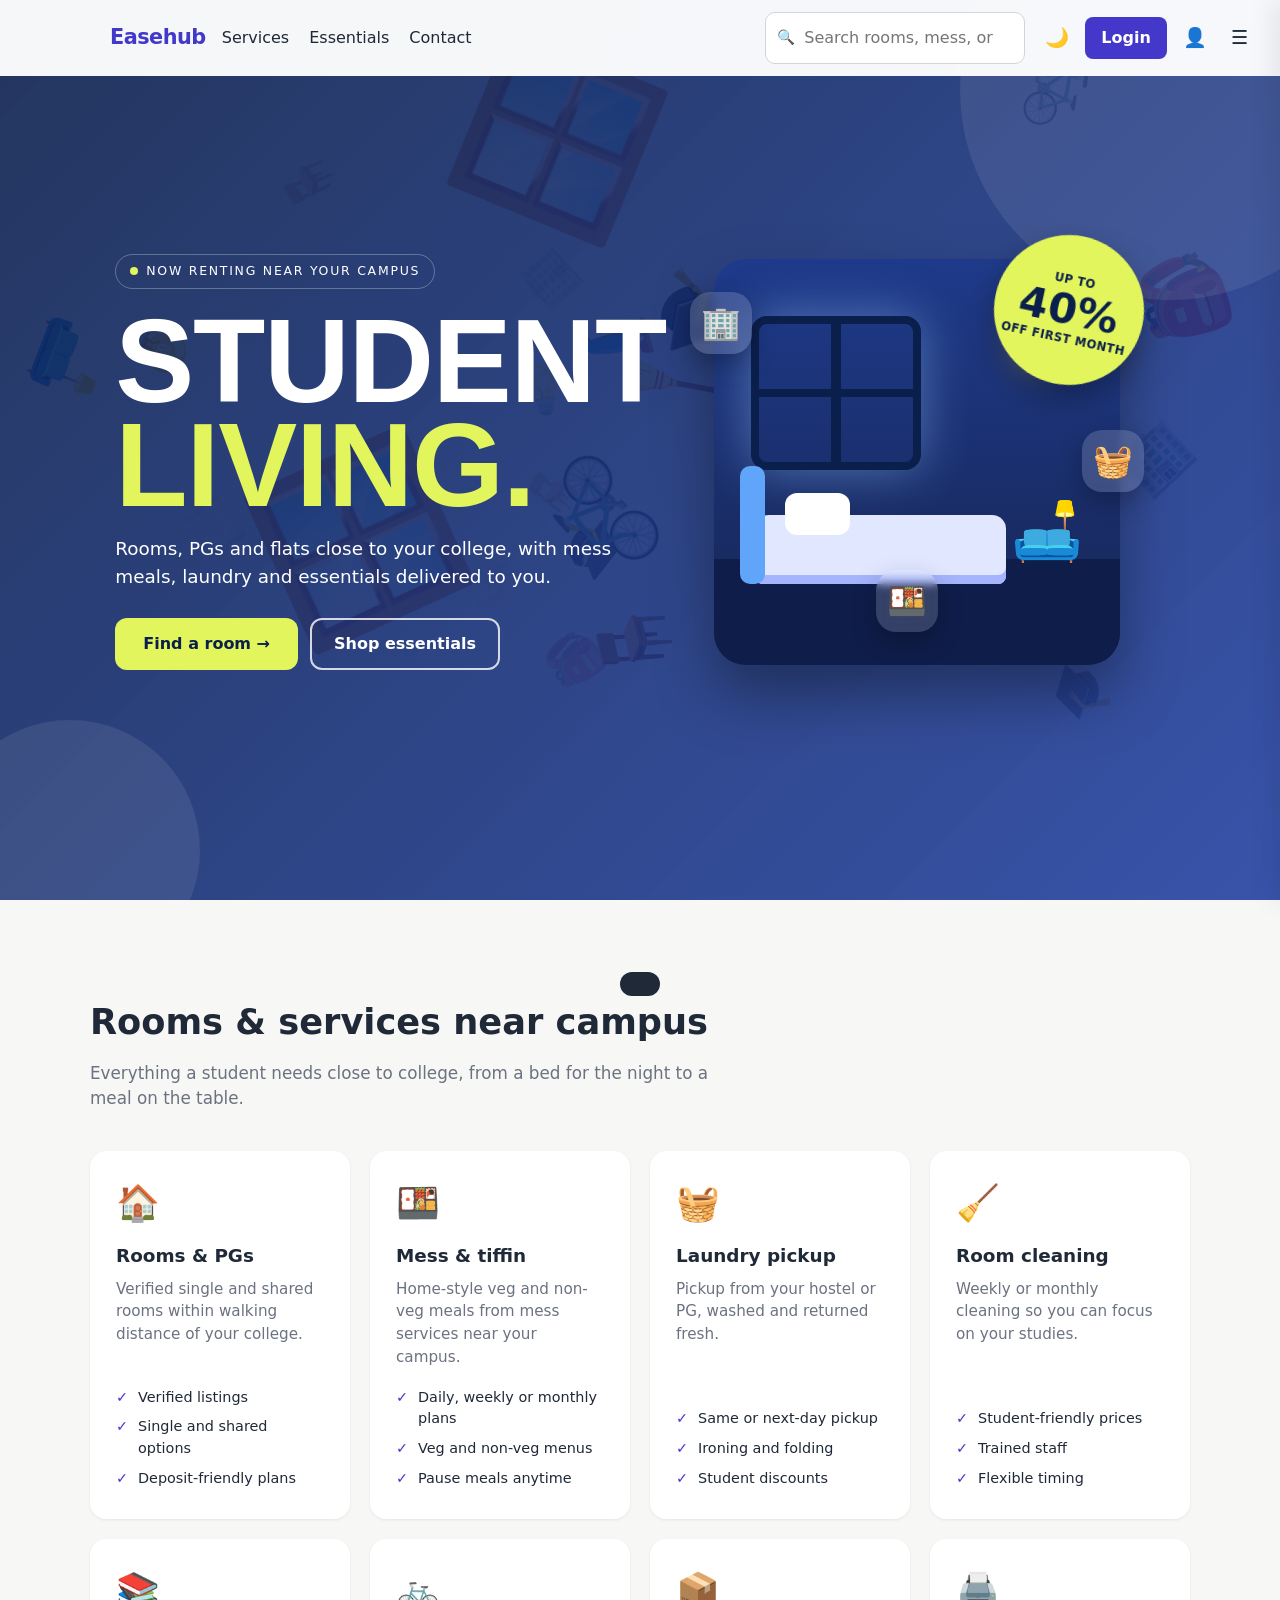
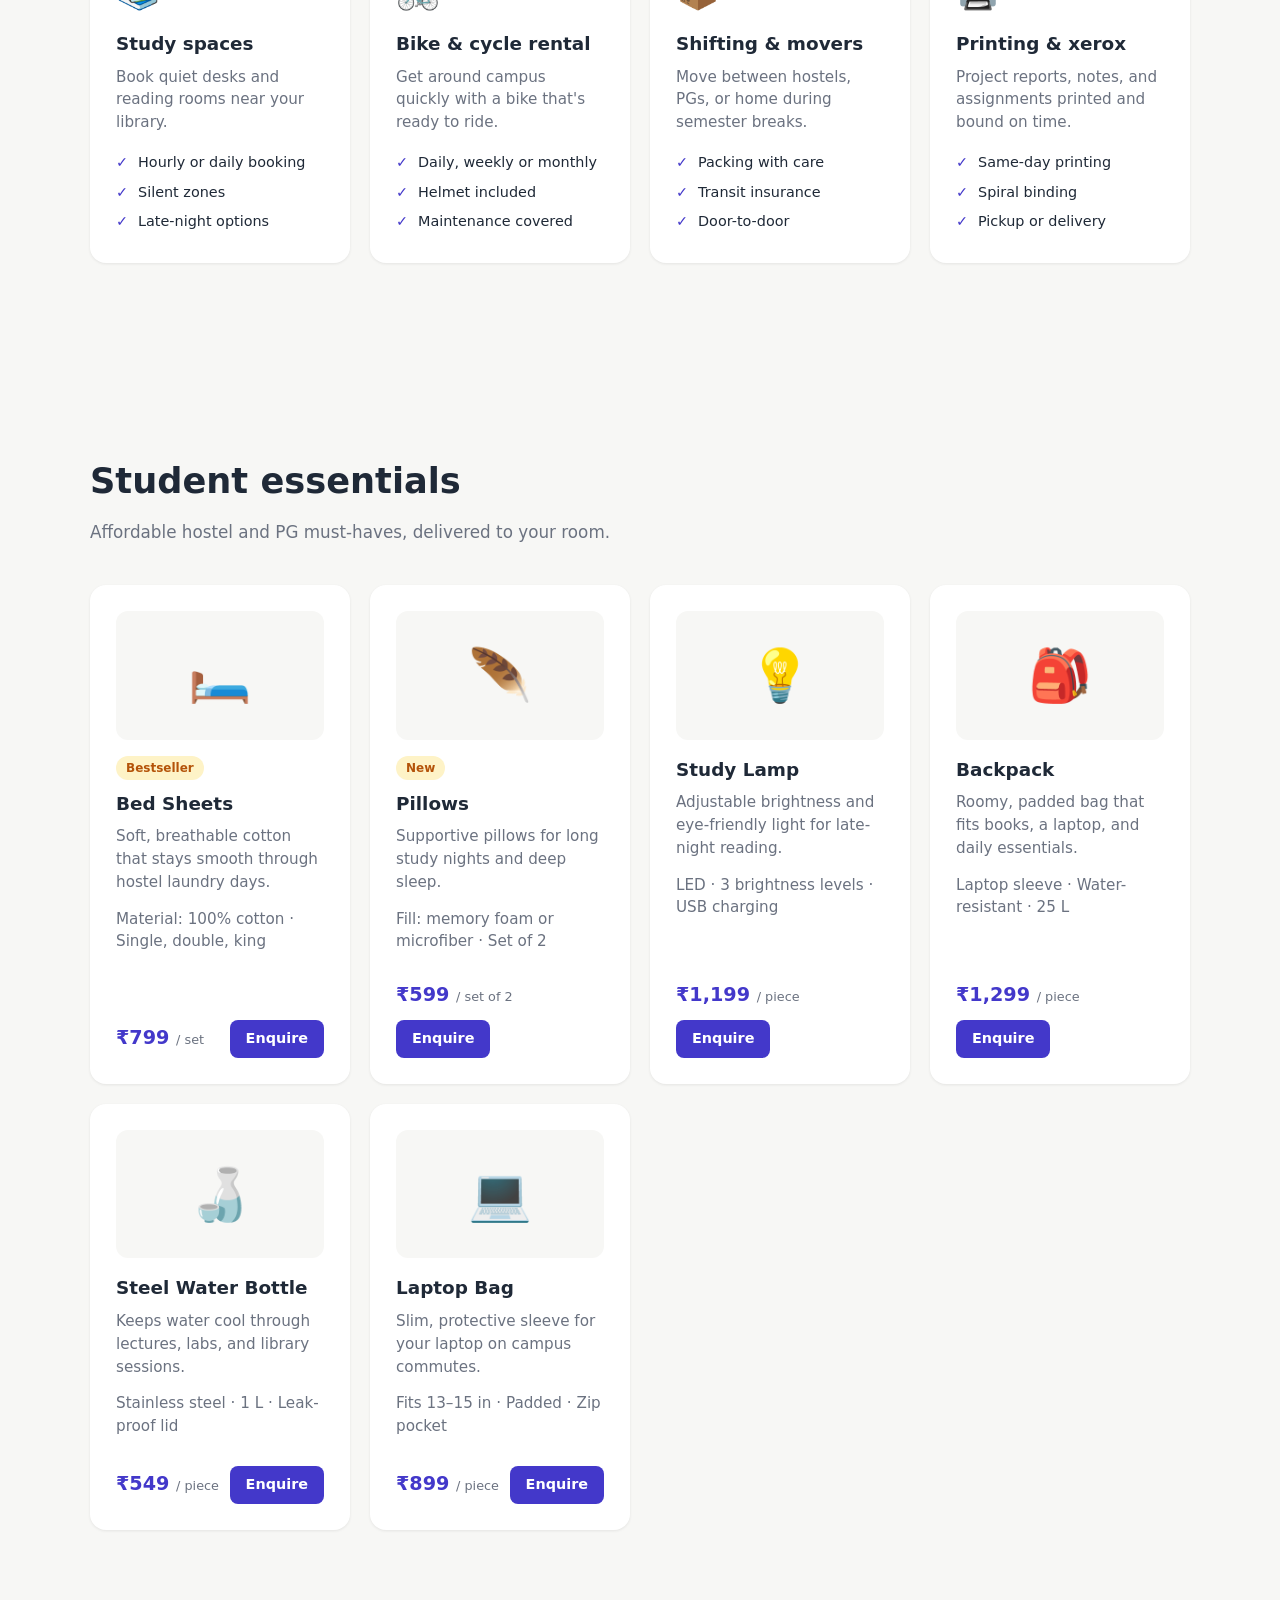
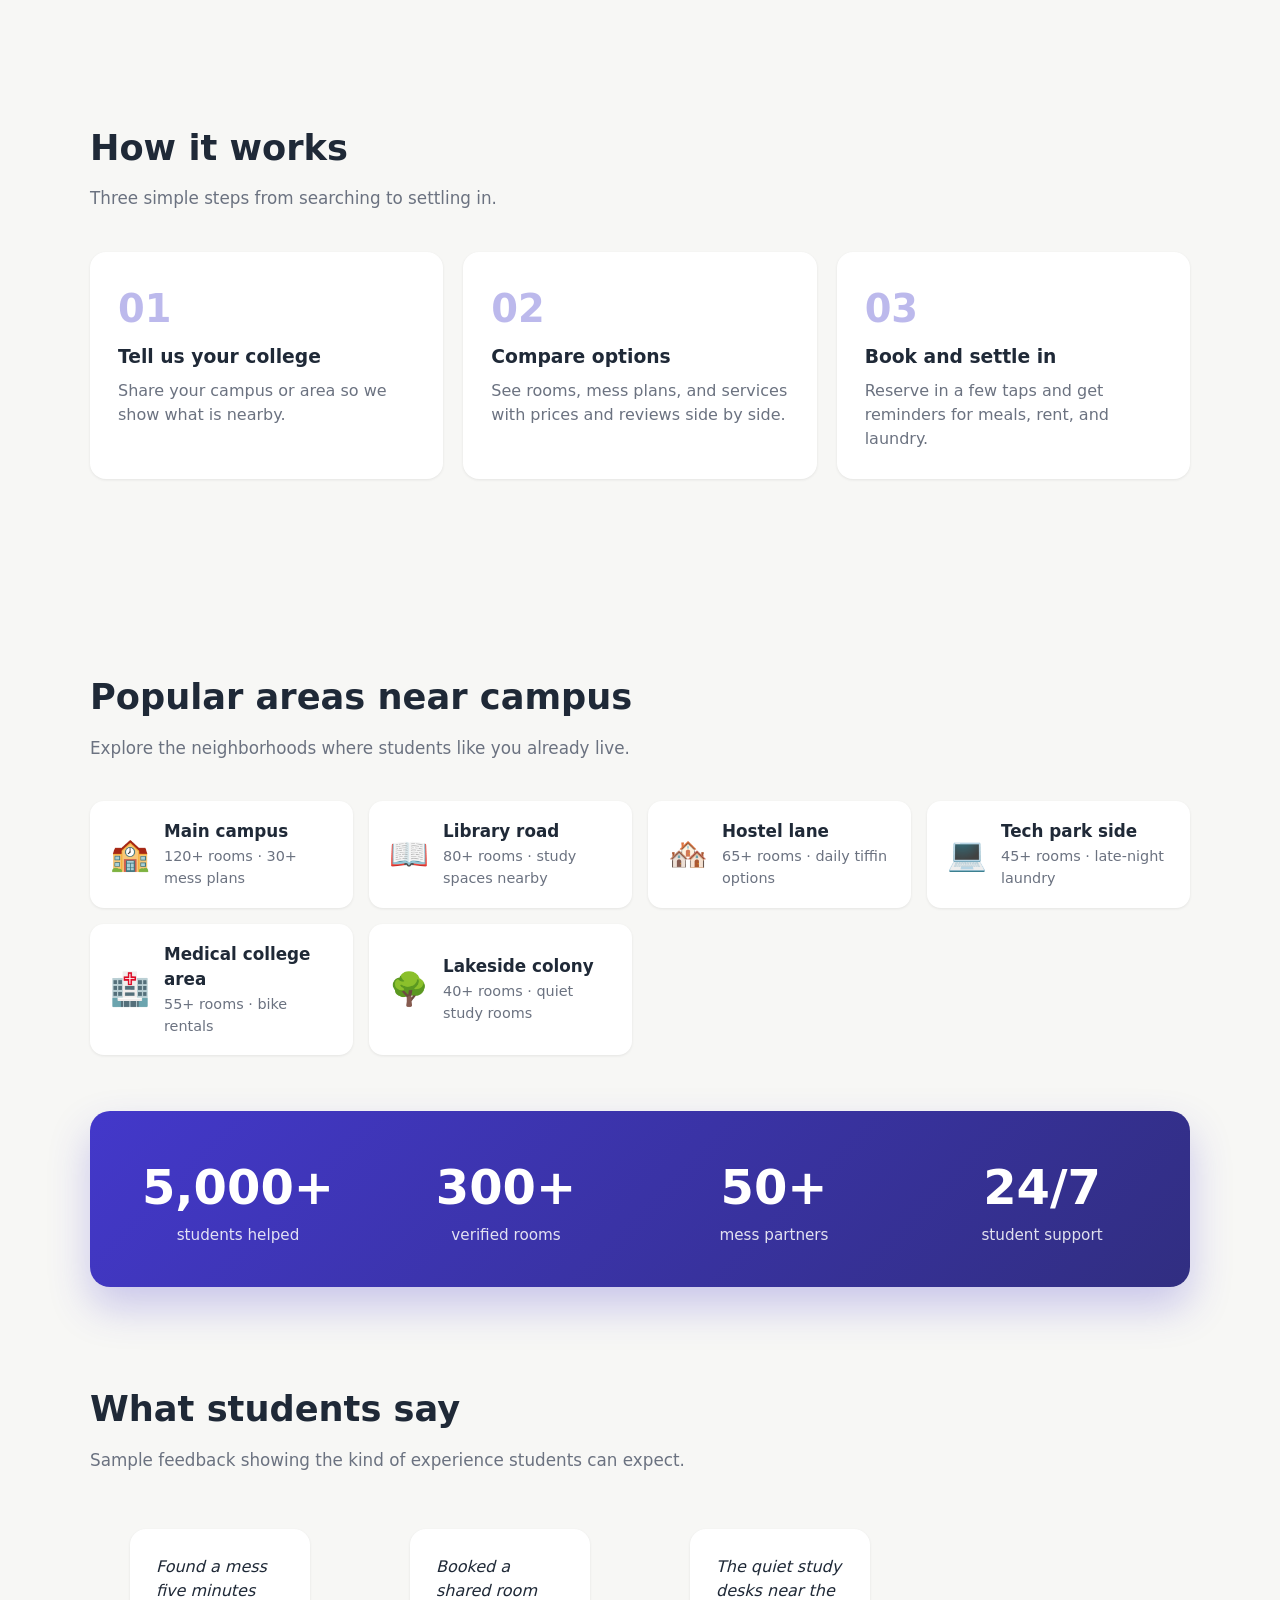
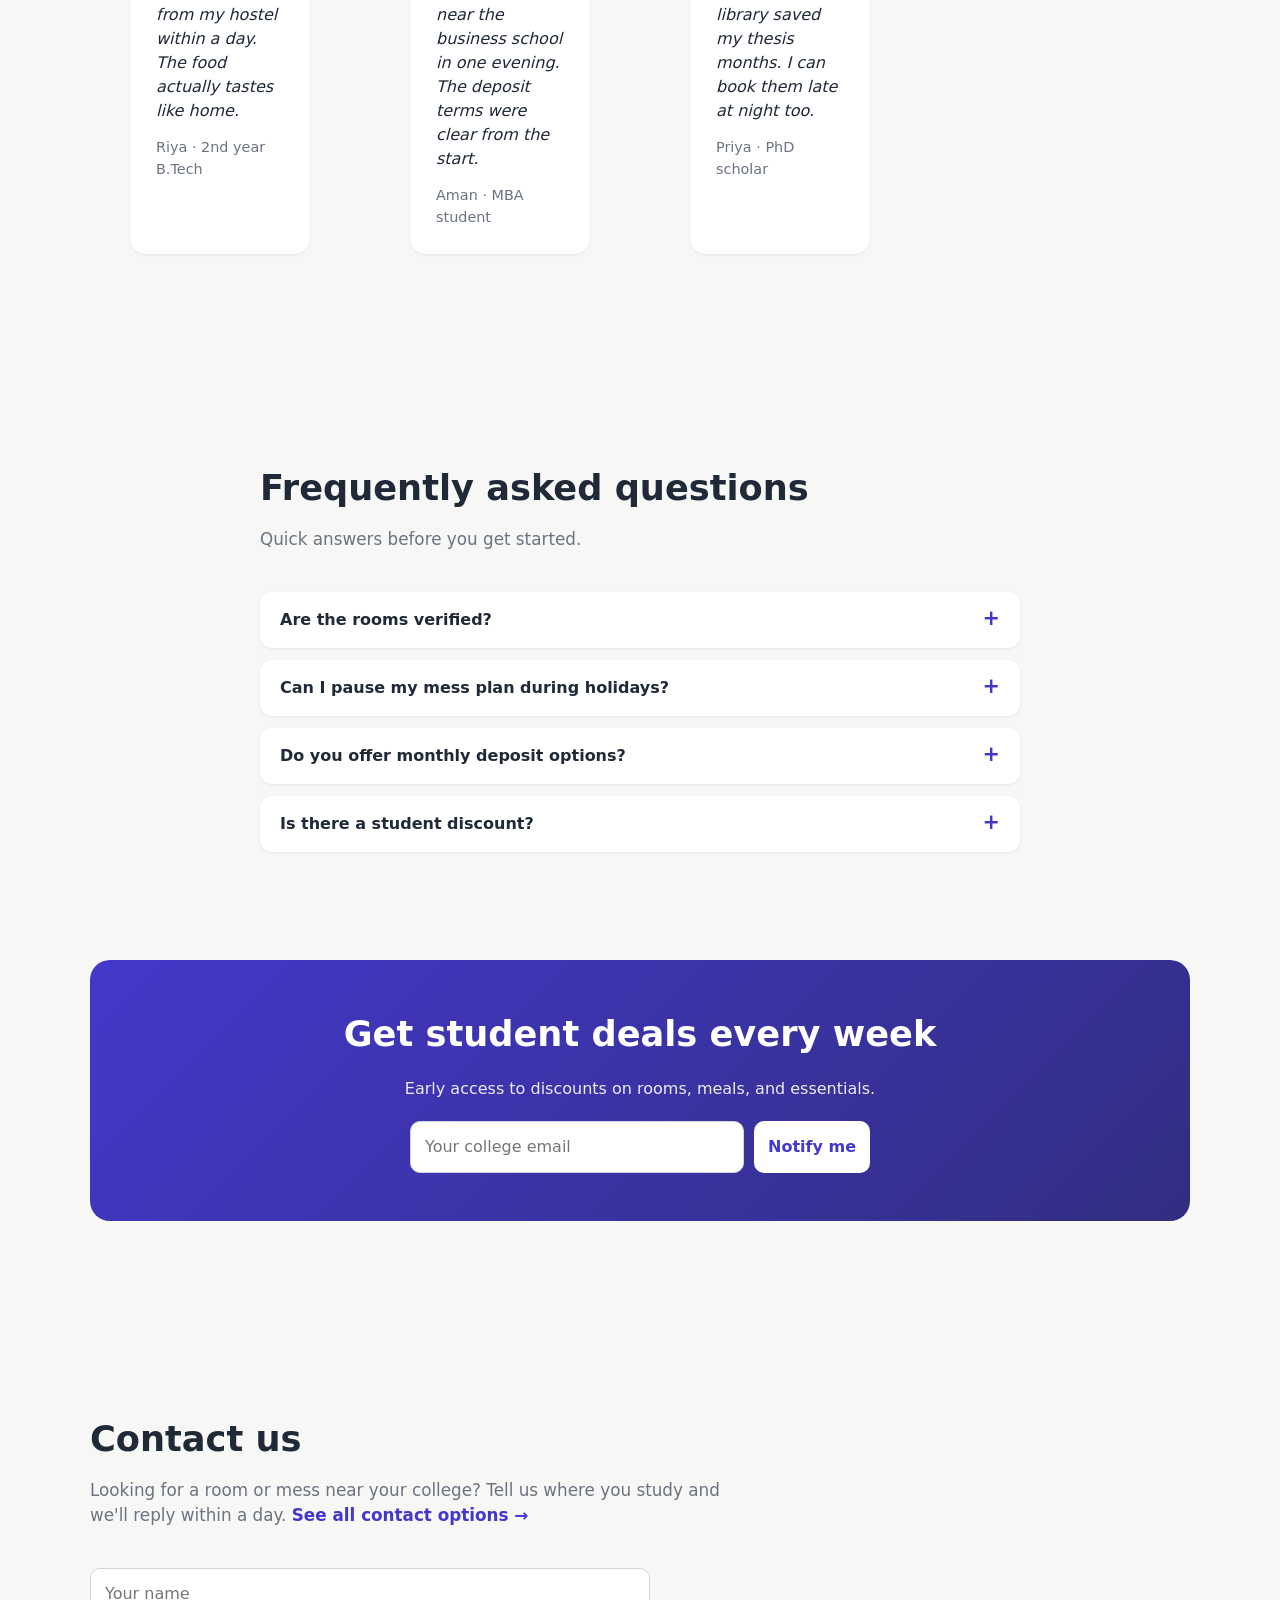
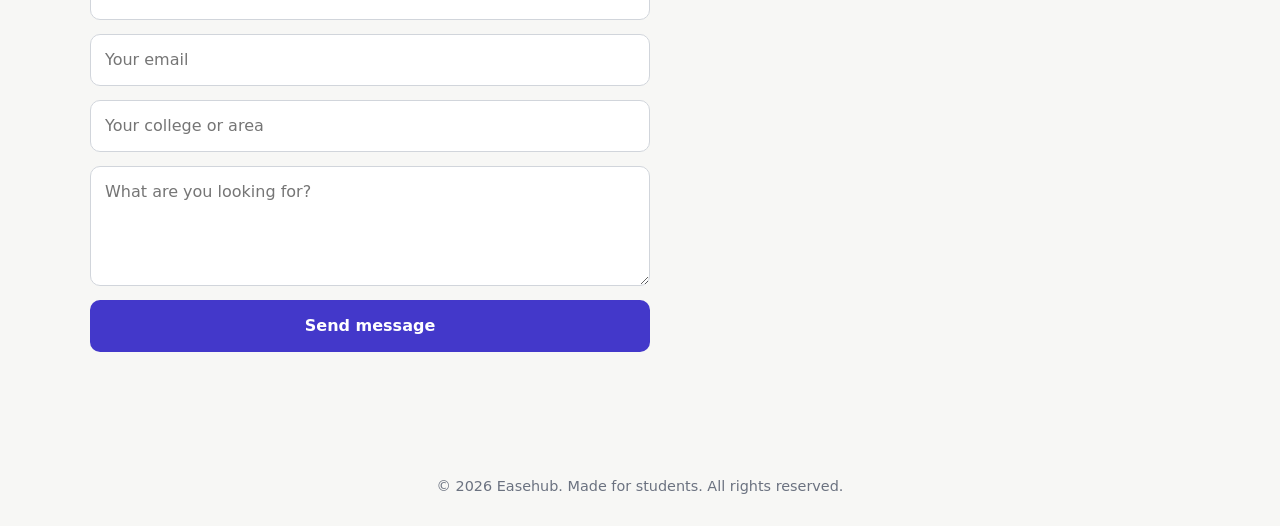
<file: easehub-site/index.html>
<!DOCTYPE html>
<html lang="en">
<head>
<meta charset="UTF-8">
<meta name="viewport" content="width=device-width, initial-scale=1, viewport-fit=cover">
<title>Easehub for Students</title>
<style>
  :root { --brand:#4338ca; --brand-dark:#312e81; --accent:#fef3c7; --bg:#f7f7f5; --section:#fff; --card:#fff; --nav:rgba(255,255,255,.96); --text:#1f2937; --muted:#6b7280; --border:#d1d5db; --input:#fff; --shadow:rgba(0,0,0,.08); }
  [data-theme="dark"] { --bg:#0f172a; --section:#111827; --card:#1e293b; --nav:rgba(17,24,39,.95); --text:#e5e7eb; --muted:#94a3b8; --border:#334155; --input:#0f172a; --shadow:rgba(0,0,0,.4); --accent:#422006; }
  [hidden] { display:none !important; }
  * { box-sizing:border-box; }
  html { scroll-behavior:smooth; scroll-padding-top:80px; -webkit-text-size-adjust:100%; }
  body { margin:0; font-family:system-ui,-apple-system,"Segoe UI",Roboto,sans-serif; background:var(--bg); color:var(--text); overflow-x:hidden; line-height:1.5; transition:background .3s, color .3s; }
  a { color:inherit; text-decoration:none; }
  button { font:inherit; cursor:pointer; }

  /* ---------- Navigation ---------- */
  nav { position:fixed; top:0; left:0; right:0; background:var(--nav); backdrop-filter:blur(8px); z-index:20; transition:box-shadow .3s; padding-top:env(safe-area-inset-top,0px); }
  nav.scrolled { box-shadow:0 2px 12px var(--shadow); }
  nav .bar { width:100%; padding:12px 24px 12px max(20px, calc((100% - 1100px) / 2 + 20px)); display:flex; align-items:center; gap:16px; }
  .logo { font-weight:800; font-size:1.3rem; color:var(--brand); letter-spacing:-.5px; }
  .desk-links { display:flex; gap:20px; list-style:none; margin:0; padding:0; }
  .desk-links a { position:relative; padding:4px 0; }
  .desk-links a::after { content:""; position:absolute; left:0; bottom:-2px; width:0; height:2px; background:var(--brand); transition:width .3s; }
  .desk-links a:hover::after, .desk-links a.active::after { width:100%; }
  .desk-links a.active { color:var(--brand); font-weight:600; }
  .right { margin-left:auto; display:flex; align-items:center; gap:12px; }
  .search { position:relative; width:260px; }
  .search input { padding-left:38px; }
  .search::before { content:"🔍"; position:absolute; left:12px; top:50%; transform:translateY(-50%); font-size:.9rem; pointer-events:none; }
  .actions { display:flex; align-items:center; gap:8px; }
  .icon-btn { background:none; border:none; font-size:1.2rem; color:var(--text); padding:6px 8px; border-radius:8px; }
  .icon-btn:hover { background:var(--border); }
  .login-btn { background:var(--brand); color:#fff; border:none; padding:9px 16px; border-radius:8px; font-weight:600; white-space:nowrap; }
  .login-btn:hover { background:var(--brand-dark); }

  /* ---------- Drawer, overlay, modal ---------- */
  .overlay { position:fixed; inset:0; background:rgba(0,0,0,.45); opacity:0; pointer-events:none; transition:opacity .3s; z-index:30; }
  .overlay.open { opacity:1; pointer-events:auto; }
  .drawer { position:fixed; top:0; right:0; bottom:0; width:min(300px,85vw); background:var(--card); z-index:31; transform:translateX(100%); transition:transform .35s ease; box-shadow:-8px 0 24px var(--shadow); display:flex; flex-direction:column; }
  .drawer.open { transform:none; }
  .drawer-head { display:flex; justify-content:space-between; align-items:center; padding:18px 20px; border-bottom:1px solid var(--border); font-size:1.1rem; }
  .drawer-list { list-style:none; margin:0; padding:8px 0; overflow-y:auto; }
  .drawer-list a, .drawer-list button { display:block; width:100%; text-align:left; padding:14px 20px; background:none; border:none; color:var(--text); font-size:1rem; }
  .drawer-list a:hover, .drawer-list button:hover { background:var(--bg); }
  .drawer-list hr { border:none; border-top:1px solid var(--border); margin:8px 0; }
  .modal-wrap { position:fixed; inset:0; background:rgba(0,0,0,.5); display:flex; align-items:center; justify-content:center; padding:20px; z-index:40; animation:fade .25s ease; }
  .modal { background:var(--card); color:var(--text); width:100%; max-width:380px; border-radius:16px; padding:28px; position:relative; animation:pop .3s ease; }
  .modal .close { position:absolute; top:10px; right:10px; }
  .tabs { display:flex; gap:6px; background:var(--bg); padding:4px; border-radius:10px; margin-bottom:18px; }
  .tab { flex:1; background:none; border:none; padding:9px; border-radius:8px; color:var(--muted); font-weight:600; }
  .tab.active { background:var(--card); color:var(--brand); box-shadow:0 1px 3px var(--shadow); }
  .modal h3 { margin:0 0 16px; font-size:1.3rem; }
  .modal .small { font-size:.8rem; color:var(--muted); margin:14px 0 0; text-align:center; }
  input, textarea { font:inherit; padding:13px 14px; border:1px solid var(--border); border-radius:10px; width:100%; background:var(--input); color:var(--text); }
  input:focus, textarea:focus { outline:2px solid var(--brand); border-color:transparent; }
  textarea { min-height:120px; resize:vertical; }
  .submit { background:var(--brand); color:#fff; border:none; padding:14px; border-radius:10px; font-weight:700; transition:background .2s, transform .2s; }
  .submit:hover { background:var(--brand-dark); transform:translateY(-2px); }
  form.contact { display:grid; gap:14px; max-width:560px; }

  /* ---------- Sections ---------- */
  section { padding:96px 20px; transition:background-color .8s ease; }
  .wrap { max-width:1100px; margin:0 auto; }
  h2 { font-size:clamp(1.6rem,4vw,2.2rem); margin:0 0 12px; transition:transform .4s ease, color .3s; }
  h2.in:hover { transform:translateX(8px) scale(1.02); color:var(--brand); }
  .lead { color:var(--muted); max-width:640px; margin:0 0 40px; font-size:clamp(.95rem,2vw,1.05rem); }
  .no-results { text-align:center; color:var(--muted); padding:30px 0; }
  .products { background:transparent; }
  #services.tinted { background-color:rgba(243,240,255,.85); }
  #products.tinted { background-color:rgba(254,249,236,.85); }
  #contact.tinted { background-color:rgba(238,242,255,.85); }
  [data-theme="dark"] #services.tinted { background-color:rgba(30,27,75,.85); }
  [data-theme="dark"] #products.tinted { background-color:rgba(42,31,10,.85); }
  [data-theme="dark"] #contact.tinted { background-color:rgba(30,27,58,.85); }
  footer { text-align:center; padding:28px 20px; color:var(--muted); font-size:.9rem; background:transparent; }

  /* ---------- Hero ---------- */
  .home { background:linear-gradient(135deg,rgba(67,56,202,.8),rgba(49,46,129,.8)); background-size:200% 200%; animation:gradientShift 12s ease infinite; color:#fff; min-height:100vh; min-height:100svh; display:flex; align-items:center; padding-top:120px; position:relative; overflow:hidden; }
  .home::before, .home::after { content:""; position:absolute; border-radius:50%; background:rgba(255,255,255,.08); animation:drift 12s ease-in-out infinite alternate; }
  .home::before { width:420px; height:420px; top:-120px; right:-100px; }
  .home::after { width:260px; height:260px; bottom:-80px; left:-60px; animation-delay:-4s; }
  .home .wrap { position:relative; z-index:1; display:grid; grid-template-columns:1.2fr 1fr; gap:40px; align-items:center; }
  .home h1 { font-size:clamp(2rem,6vw,3.4rem); line-height:1.15; margin:0 0 16px; animation:fadeUp .9s ease both; }
  .home p { font-size:clamp(1rem,2.2vw,1.15rem); opacity:.92; max-width:560px; animation:fadeUp .9s .15s ease both; }
  .rotator { display:inline-block; height:1.15em; overflow:hidden; vertical-align:bottom; }
  .rot-list { display:block; animation:rot 9s ease-in-out infinite; }
  .rot-list span { display:block; line-height:1.15; color:#fde68a; }
  @keyframes rot { 0%,28% { transform:translateY(0); } 33%,61% { transform:translateY(-1.15em); } 66%,94% { transform:translateY(-2.3em); } 100% { transform:translateY(0); } }
  .orbit { --r:min(125px,32vw); position:relative; width:min(320px,78vw); aspect-ratio:1; margin:0 auto; }
  .orbit .core { position:absolute; left:50%; top:50%; transform:translate(-50%,-50%); font-size:clamp(4rem,10vw,6rem); animation:float 4s ease-in-out infinite; }
  .orbit span { position:absolute; left:50%; top:50%; width:52px; height:52px; margin:-26px; border-radius:50%; display:grid; place-items:center; font-size:1.6rem; background:rgba(255,255,255,.18); box-shadow:0 6px 18px rgba(0,0,0,.15); animation:orbit 16s linear infinite; animation-delay:calc(var(--i) * -2.67s); }
  @keyframes orbit { from { transform:rotate(0deg) translateX(var(--r)) rotate(0deg); } to { transform:rotate(360deg) translateX(var(--r)) rotate(-360deg); } }
  @keyframes float { 0%,100% { transform:translate(-50%,0); } 50% { transform:translate(-50%,-18px); } }
  @keyframes drift { from { transform:translate(0,0); } to { transform:translate(30px,40px); } }
  @keyframes gradientShift { 0%,100% { background-position:0% 50%; } 50% { background-position:100% 50%; } }
  @keyframes fadeUp { from { opacity:0; transform:translateY(24px); } to { opacity:1; transform:none; } }
  @keyframes fade { from { opacity:0; } to { opacity:1; } }
  @keyframes pop { from { opacity:0; transform:scale(.94); } to { opacity:1; transform:none; } }
  .btn { display:inline-block; margin-top:28px; background:#fff; color:var(--brand); padding:14px 28px; border-radius:999px; font-weight:700; transition:transform .2s, box-shadow .2s; animation:fadeUp .9s .3s ease both; }
  .btn:hover { transform:translateY(-3px); box-shadow:0 10px 24px rgba(0,0,0,.2); }

  /* ---------- Cards ---------- */
  .grid { display:grid; grid-template-columns:repeat(auto-fill,minmax(min(260px,100%),1fr)); gap:20px; }
  .card { position:relative; overflow:hidden; isolation:isolate; background:var(--card); border-radius:16px; padding:26px; box-shadow:0 1px 3px var(--shadow); display:flex; flex-direction:column; transition:transform .3s, box-shadow .3s; }
  .card::before { content:""; position:absolute; inset:0; background:linear-gradient(135deg,var(--brand),#818cf8); opacity:0; transition:opacity .4s ease; z-index:-1; }
  .card:hover { transform:translateY(-6px); box-shadow:0 14px 30px rgba(67,56,202,.18); }
  .card:hover::before { opacity:1; }
  .card:hover h3, .card:hover p, .card:hover .spec, .card:hover .price, .card:hover .price small, .card:hover .features li { color:#fff; }
  .card:hover .features li::before { color:#fff; }
  .grid:hover .card:not(:hover) { opacity:.6; transform:scale(.97); }
  .icon { font-size:2.2rem; margin-bottom:12px; transition:transform .4s; }
  .card:hover .icon { transform:scale(1.2) rotate(-8deg); }
  .card h3 { margin:0 0 8px; font-size:1.15rem; }
  .card p { margin:0 0 14px; color:var(--muted); font-size:.95rem; }
  .features { list-style:none; margin:auto 0 0; padding:0; font-size:.9rem; }
  .features li { padding:4px 0 4px 22px; position:relative; }
  .features li::before { content:"✓"; position:absolute; left:0; color:var(--brand); font-weight:700; }
  .tag { align-self:flex-start; background:var(--accent); color:#b45309; font-size:.75rem; font-weight:700; padding:3px 10px; border-radius:999px; margin-bottom:10px; }
  .emoji { font-size:3.2rem; text-align:center; background:var(--bg); border-radius:12px; padding:26px 0; margin-bottom:16px; transition:transform .4s; }
  .product:hover .emoji { transform:scale(1.08) rotate(-8deg); }
  .spec { font-size:.85rem; color:var(--muted); margin:0 0 6px; }
  .price-row { display:flex; justify-content:space-between; align-items:center; margin-top:auto; padding-top:14px; gap:10px; flex-wrap:wrap; }
  .price { font-weight:800; font-size:1.2rem; color:var(--brand); }
  .price small { font-weight:500; color:var(--muted); font-size:.8rem; }
  .enquire { background:var(--brand); color:#fff; padding:8px 16px; border-radius:8px; font-size:.9rem; font-weight:600; border:none; transition:background .2s; }
  .enquire:hover { background:var(--brand-dark); }

  /* ---------- Scroll reveal ---------- */
  .reveal { opacity:0; transform:translateY(40px) scale(.98); transition:opacity .8s cubic-bezier(.2,.7,.2,1), transform .8s cubic-bezier(.2,.7,.2,1); }
  .reveal.from-left { transform:translateX(-70px); }
  .reveal.from-right { transform:translateX(70px); }
  .reveal.zoom { transform:scale(.85); }
  .reveal.in { opacity:1; transform:none; }
  .reveal.d1 { transition-delay:.08s; } .reveal.d2 { transition-delay:.16s; } .reveal.d3 { transition-delay:.24s; }
  .reveal.d4 { transition-delay:.32s; } .reveal.d5 { transition-delay:.4s; } .reveal.d6 { transition-delay:.48s; }
  .card.in:hover { transform:translateY(-10px) scale(1.04); color:#fff; box-shadow:0 20px 40px rgba(67,56,202,.3); transition:transform .4s ease, box-shadow .4s ease, color .3s ease; transition-delay:0s; }
  .card.in:hover .icon { transform:scale(1.2) rotate(-8deg); }
  .grid:hover .card.in:not(:hover) { opacity:.6; transform:scale(.97); }
  #progress { position:fixed; top:0; left:0; height:4px; width:0; background:linear-gradient(90deg,var(--brand),#818cf8,var(--accent)); z-index:25; }

  /* ---------- More sections ---------- */
  .steps { display:grid; grid-template-columns:repeat(auto-fit,minmax(min(240px,100%),1fr)); gap:20px; }
  .step { background:var(--card); border-radius:16px; padding:28px; box-shadow:0 1px 3px var(--shadow); transition:transform .3s, box-shadow .3s; }
  .step:hover { transform:translateY(-6px); box-shadow:0 14px 30px rgba(67,56,202,.18); }
  .num { display:block; font-size:2.4rem; font-weight:800; color:var(--brand); opacity:.35; margin-bottom:6px; transition:opacity .3s; }
  .step:hover .num { opacity:1; }
  .step h3 { margin:0 0 8px; }
  .step p { margin:0; color:var(--muted); }
  .chips { display:grid; grid-template-columns:repeat(auto-fill,minmax(min(260px,100%),1fr)); gap:16px; }
  .area { display:flex; gap:14px; align-items:center; background:var(--card); border-radius:14px; padding:18px 20px; box-shadow:0 1px 3px var(--shadow); transition:transform .3s, background .3s, color .3s; }
  .area span { font-size:2rem; }
  .area h3 { margin:0; font-size:1.05rem; }
  .area p { margin:2px 0 0; color:var(--muted); font-size:.9rem; }
  .area:hover { transform:translateX(8px); background:var(--brand); color:#fff; }
  .area:hover p { color:#e0e7ff; }
  .stats-sec { padding-top:0; padding-bottom:0; margin-top:-40px; position:relative; z-index:2; }
  .stat-row { display:grid; grid-template-columns:repeat(auto-fit,minmax(min(200px,100%),1fr)); gap:20px; text-align:center; background:linear-gradient(135deg,var(--brand),var(--brand-dark)); color:#fff; border-radius:20px; padding:40px 24px; box-shadow:0 20px 40px rgba(67,56,202,.25); }
  .stat b { display:block; font-size:clamp(2rem,5vw,3rem); }
  .stat span { opacity:.85; font-size:.95rem; }
  .quote blockquote { margin:0 0 14px; font-style:italic; }
  .quote figcaption { color:var(--muted); font-size:.9rem; }
  .card.quote:hover blockquote, .card.quote:hover figcaption { color:#fff; }
  .narrow { max-width:760px; margin:0 auto; }
  details { background:var(--card); border-radius:12px; padding:16px 20px; margin-bottom:12px; box-shadow:0 1px 3px var(--shadow); transition:box-shadow .3s; }
  details[open] { box-shadow:0 8px 20px rgba(67,56,202,.15); }
  summary { cursor:pointer; font-weight:600; list-style:none; }
  summary::-webkit-details-marker { display:none; }
  summary::after { content:"+"; float:right; color:var(--brand); font-size:1.3rem; line-height:1; transition:transform .3s; }
  details[open] summary::after { transform:rotate(45deg); }
  details p { color:var(--muted); margin:10px 0 0; }
  .cta { padding:0 20px 96px; }
  .cta-box { background:linear-gradient(135deg,var(--brand),var(--brand-dark)); color:#fff; border-radius:20px; padding:48px 32px; text-align:center; max-width:1100px; margin:0 auto; }
  .cta-box p { opacity:.9; }
  .cta-form { display:flex; gap:10px; max-width:460px; margin:20px auto 0; flex-wrap:wrap; }
  .cta-form input { flex:1; min-width:200px; }
  .cta-form .submit { background:#fff; color:var(--brand); }
  .cta-form .submit:hover { background:#eef2ff; }

  /* ---------- Hyperspace starfield ---------- */
  .warp { position:fixed; inset:0; width:100%; height:100%; z-index:-1; pointer-events:none; }

  /* ---------- Blue hero with apartment scene ---------- */
  :root { --lime:#e2f55c; }
  .home { background:linear-gradient(135deg,rgba(11,31,77,.9),rgba(30,64,175,.86) 60%,rgba(14,116,144,.82)); background-size:200% 200%; }
  .home .hero-grid { display:grid; grid-template-columns:1.1fr .9fr; gap:48px; align-items:center; }
  .eyebrow { display:inline-flex; align-items:center; gap:8px; font-size:.78rem; letter-spacing:.14em; text-transform:uppercase; border:1px solid rgba(255,255,255,.28); padding:7px 14px; border-radius:999px; }
  .eyebrow i { width:8px; height:8px; border-radius:50%; background:var(--lime); }
  .home h1 { font-family:Impact,"Arial Narrow","Helvetica Neue",Arial,sans-serif; font-weight:900; text-transform:uppercase; font-size:clamp(3.4rem,9.5vw,7.4rem); line-height:.88; letter-spacing:-.01em; margin:20px 0 18px; }
  .home h1 .accent { color:var(--lime); display:block; }
  .home .hero-copy p { font-size:clamp(1rem,2vw,1.15rem); opacity:.9; max-width:500px; margin:0; animation:fadeUp .9s .15s ease both; }
  .hero-actions { display:flex; gap:12px; flex-wrap:wrap; margin-top:28px; animation:fadeUp .9s .3s ease both; }
  .home .btn { margin-top:0; background:var(--lime); color:#0b1f4d; border-radius:12px; animation:none; }
  .home .btn:hover { background:#f0ff8a; }
  .btn-ghost-hero { display:inline-block; border:2px solid rgba(255,255,255,.8); color:#fff; padding:12px 22px; border-radius:12px; font-weight:700; transition:background .2s, color .2s; }
  .btn-ghost-hero:hover { background:#fff; color:#0b1f4d; }

  .scene { position:relative; width:100%; max-width:500px; aspect-ratio:1/1; margin-left:auto; border-radius:32px; overflow:visible; }
  .room { position:absolute; inset:0; border-radius:32px; overflow:hidden; background:linear-gradient(180deg,#1e3a8a,#172554); box-shadow:0 30px 60px rgba(0,0,0,.35); }
  .room::after { content:""; position:absolute; left:0; right:0; bottom:0; height:26%; background:#0f1d4a; }
  .window { position:absolute; top:14%; left:9%; width:42%; height:38%; border-radius:16px; border:8px solid #0b1f4d; background:linear-gradient(180deg,#93c5fd,#dbeafe); box-shadow:0 0 50px rgba(147,197,253,.45); background-image:linear-gradient(90deg,transparent 47%,#0b1f4d 47% 53%,transparent 53%),linear-gradient(transparent 47%,#0b1f4d 47% 53%,transparent 53%); }
  .lamp { position:absolute; top:12%; right:14%; font-size:2.8rem; filter:drop-shadow(0 0 18px #fde68a); z-index:2; }
  .bed { position:absolute; bottom:20%; left:10%; width:62%; height:17%; border-radius:14px 14px 8px 8px; background:#e0e7ff; box-shadow:inset 0 -9px 0 #a5b4fc; z-index:2; }
  .bed::before { content:""; position:absolute; left:-6%; top:-70%; width:10%; height:170%; border-radius:10px; background:#60a5fa; }
  .pillow { position:absolute; top:-32%; left:12%; width:26%; height:62%; border-radius:12px; background:#fff; }
  .sofa { position:absolute; right:9%; bottom:22%; font-size:3.6rem; z-index:2; }
  .float { position:absolute; width:62px; height:62px; border-radius:20px; display:grid; place-items:center; font-size:2rem; background:rgba(255,255,255,.16); backdrop-filter:blur(4px); box-shadow:0 10px 24px rgba(0,0,0,.25); animation:bob 4s ease-in-out infinite; z-index:3; }
  .f1 { top:8%; left:-6%; }
  .f2 { bottom:8%; left:40%; animation-delay:-1.3s; }
  .f3 { top:42%; right:-6%; animation-delay:-2.6s; }
  @keyframes bob { 0%,100% { transform:translateY(0); } 50% { transform:translateY(-12px); } }
  .sticker { position:absolute; top:-6%; right:-6%; width:150px; height:150px; border-radius:50%; background:var(--lime); color:#0b1f4d; display:grid; place-content:center; text-align:center; font-weight:800; text-transform:uppercase; font-size:.72rem; letter-spacing:.04em; transform:rotate(12deg); z-index:4; box-shadow:0 14px 30px rgba(0,0,0,.3); }
  .sticker b { font-size:2.6rem; line-height:1; font-weight:900; }
  @media (max-width:860px) {
    .home .hero-grid { grid-template-columns:1fr; text-align:center; }
    .home .hero-copy p { margin-left:auto; margin-right:auto; }
    .hero-actions { justify-content:center; }
    .eyebrow { justify-content:center; }
    .scene { max-width:380px; margin:0 auto; }
  }
  @media (max-width:720px) {
    .home h1 { font-size:clamp(2.8rem,14vw,4.2rem); }
    .sticker { width:120px; height:120px; font-size:.62rem; }
    .sticker b { font-size:2rem; }
    .btn-ghost-hero { width:100%; text-align:center; }
    .home .btn { width:100%; text-align:center; }
  }

  /* ---------- Toast ---------- */
  .toast { position:fixed; left:50%; bottom:24px; transform:translate(-50%,120px); background:var(--text); color:var(--bg); padding:12px 20px; border-radius:999px; font-size:.92rem; z-index:50; transition:transform .35s ease; max-width:90vw; text-align:center; }
  .toast.show { transform:translate(-50%,0); }

  /* ---------- Responsive ---------- */
  @media (max-width:860px) {
    .home .wrap { grid-template-columns:1fr; text-align:center; }
    .home p { margin-left:auto; margin-right:auto; }
    .orbit { order:-1; }
  }
  @media (max-width:720px) {
    .desk-links { display:none; }
    nav .bar { flex-wrap:wrap; padding:10px 16px; gap:10px; }
    .logo { margin-right:auto; }
    .right { order:3; flex-basis:100%; margin-left:0; flex-wrap:wrap; justify-content:flex-end; }
    .search { flex-basis:100%; width:auto; }
    .actions { margin-left:auto; }
    section { padding:72px 16px; }
    .home { padding-top:120px; min-height:auto; padding-bottom:72px; }
    .btn { width:100%; text-align:center; }
    .lead { margin-bottom:28px; }
  }
  @media (max-width:360px) {
    .logo { font-size:1.1rem; }
    .login-btn { padding:8px 10px; font-size:.9rem; }
    .card { padding:20px; }
  }
  @media (hover:none) { .card:hover, .btn:hover { transform:none; } }
  @media (prefers-reduced-motion:reduce) {
    .home, .home::before, .home::after, .orbit span, .orbit .core, .rot-list { animation:none !important; }
    html { scroll-behavior:auto; }
  }
</style>
</head>
<body>

<canvas id="warp" class="warp" aria-hidden="true"></canvas>

<div id="progress"></div>

<nav id="nav">
  <div class="bar">
    <a href="#home" class="logo">Easehub</a>
    <ul class="desk-links">
      <li><a href="services.html">Services</a></li>
      <li><a href="products.html">Essentials</a></li>
      <li><a href="contact.html">Contact</a></li>
    </ul>
    <div class="right">
      <div class="search">
        <input id="search" type="search" placeholder="Search rooms, mess, or essentials" aria-label="Search">
      </div>
      <div class="actions">
        <button class="icon-btn" id="themeBtn" aria-label="Toggle dark mode">🌙</button>
        <button class="login-btn" id="authBtn">Login</button>
        <a href="portal/index.html" class="icon-btn" title="Profile and rewards dashboard" aria-label="Profile and rewards dashboard" style="text-decoration:none;display:inline-grid;place-items:center">👤</a>
        <button class="icon-btn" id="menuBtn" aria-label="Open menu">☰</button>
      </div>
    </div>
  </div>
</nav>

<div class="overlay" id="overlay"></div>
<aside class="drawer" id="drawer" aria-label="Menu">
  <div class="drawer-head"><strong>Menu</strong><button class="icon-btn" id="closeMenu" aria-label="Close menu">✕</button></div>
  <ul class="drawer-list">
    <li><a href="#home">🏠 Home</a></li>
    <li><a href="services.html">🏘️ Rooms &amp; Services</a></li>
    <li><a href="products.html">🎒 Student Essentials</a></li>
    <li><a href="#faq">❓ FAQ</a></li>
    <li><a href="contact.html">✉️ Contact</a></li>
    <hr>
    <li><button data-soon="Saved Rooms">📌 Saved Rooms</button></li>
    <li><button data-soon="My Mess Plan">🍱 My Mess Plan</button></li>
    <li><button data-soon="My Orders">📦 My Orders</button></li>
    <li><button data-soon="Help Center">💬 Help Center</button></li>
    <hr>
    <li><a href="portal/index.html">📊 My Dashboard &amp; Rewards</a></li>
    <li><button id="drawerTheme">🌙 Dark mode</button></li>
    <li><button id="drawerAuth">🔐 Login</button></li>
  </ul>
</aside>

<div class="modal-wrap" id="modal" hidden>
  <div class="modal" role="dialog" aria-modal="true" aria-labelledby="authTitle">
    <button class="icon-btn close" id="closeAuth" aria-label="Close">✕</button>
    <div class="tabs">
      <button class="tab active" id="tabLogin" type="button">Login</button>
      <button class="tab" id="tabSignup" type="button">Sign up</button>
    </div>
    <h3 id="authTitle">Welcome back</h3>
    <form id="authForm">
      <input id="nameField" name="name" placeholder="Full name" hidden>
      <input name="email" type="email" placeholder="College or personal email" required>
      <input name="password" type="password" placeholder="Password" minlength="6" required>
      <button class="submit" type="submit" id="authSubmit">Login</button>
    </form>
    <p class="small">Demo only: any valid details will sign you in.</p>
  </div>
</div>

<section id="home" class="home">
  <div class="wrap hero-grid">
    <div class="hero-copy">
      <span class="eyebrow"><i></i> Now renting near your campus</span>
      <h1>Student <span class="accent">living.</span></h1>
      <p>Rooms, PGs and flats close to your college, with mess meals, laundry and essentials delivered to you.</p>
      <div class="hero-actions">
        <a href="#services" class="btn">Find a room &rarr;</a>
        <a href="#products" class="btn-ghost-hero">Shop essentials</a>
      </div>
    </div>
    <div class="scene" id="heroArt" aria-hidden="true">
      <div class="sticker"><span>up to</span><b>40%</b><span>off first month</span></div>
      <div class="room">
        <div class="window"></div>
        <div class="lamp">💡</div>
        <div class="bed"><span class="pillow"></span></div>
        <div class="sofa">🛋️</div>
      </div>
      <div class="float f1">🏢</div>
      <div class="float f2">🍱</div>
      <div class="float f3">🧺</div>
    </div>
  </div>
</section>

<section id="services">
  <div class="wrap">
    <h2 class="reveal">Rooms &amp; services near campus</h2>
    <p class="lead reveal">Everything a student needs close to college, from a bed for the night to a meal on the table.</p>
    <p class="no-results" id="noResults" hidden>No matches found. Try a different word.</p>
    <div class="grid">
      <div class="card reveal from-left d1" data-search><div class="icon">🏠</div><h3>Rooms &amp; PGs</h3><p>Verified single and shared rooms within walking distance of your college.</p>
        <ul class="features"><li>Verified listings</li><li>Single and shared options</li><li>Deposit-friendly plans</li></ul></div>
      <div class="card reveal zoom d2" data-search><div class="icon">🍱</div><h3>Mess &amp; tiffin</h3><p>Home-style veg and non-veg meals from mess services near your campus.</p>
        <ul class="features"><li>Daily, weekly or monthly plans</li><li>Veg and non-veg menus</li><li>Pause meals anytime</li></ul></div>
      <div class="card reveal from-right d3" data-search><div class="icon">🧺</div><h3>Laundry pickup</h3><p>Pickup from your hostel or PG, washed and returned fresh.</p>
        <ul class="features"><li>Same or next-day pickup</li><li>Ironing and folding</li><li>Student discounts</li></ul></div>
      <div class="card reveal from-left d4" data-search><div class="icon">🧹</div><h3>Room cleaning</h3><p>Weekly or monthly cleaning so you can focus on your studies.</p>
        <ul class="features"><li>Student-friendly prices</li><li>Trained staff</li><li>Flexible timing</li></ul></div>
      <div class="card reveal zoom d5" data-search><div class="icon">📚</div><h3>Study spaces</h3><p>Book quiet desks and reading rooms near your library.</p>
        <ul class="features"><li>Hourly or daily booking</li><li>Silent zones</li><li>Late-night options</li></ul></div>
      <div class="card reveal from-right d6" data-search><div class="icon">🚲</div><h3>Bike &amp; cycle rental</h3><p>Get around campus quickly with a bike that's ready to ride.</p>
        <ul class="features"><li>Daily, weekly or monthly</li><li>Helmet included</li><li>Maintenance covered</li></ul></div>
      <div class="card reveal from-left d7" data-search><div class="icon">📦</div><h3>Shifting &amp; movers</h3><p>Move between hostels, PGs, or home during semester breaks.</p>
        <ul class="features"><li>Packing with care</li><li>Transit insurance</li><li>Door-to-door</li></ul></div>
      <div class="card reveal from-right d8" data-search><div class="icon">🖨️</div><h3>Printing &amp; xerox</h3><p>Project reports, notes, and assignments printed and bound on time.</p>
        <ul class="features"><li>Same-day printing</li><li>Spiral binding</li><li>Pickup or delivery</li></ul></div>
    </div>
  </div>
</section>

<section id="products" class="products">
  <div class="wrap">
    <h2 class="reveal">Student essentials</h2>
    <p class="lead reveal">Affordable hostel and PG must-haves, delivered to your room.</p>
    <div class="grid">
      <div class="card product reveal from-left d1" data-search><div class="emoji">🛏️</div><span class="tag">Bestseller</span><h3>Bed Sheets</h3>
        <p>Soft, breathable cotton that stays smooth through hostel laundry days.</p>
        <p class="spec">Material: 100% cotton · Single, double, king</p>
        <div class="price-row"><div class="price">₹799 <small>/ set</small></div><button class="enquire" data-name="Bed Sheets">Enquire</button></div></div>
      <div class="card product reveal zoom d2" data-search><div class="emoji">🪶</div><span class="tag">New</span><h3>Pillows</h3>
        <p>Supportive pillows for long study nights and deep sleep.</p>
        <p class="spec">Fill: memory foam or microfiber · Set of 2</p>
        <div class="price-row"><div class="price">₹599 <small>/ set of 2</small></div><button class="enquire" data-name="Pillows">Enquire</button></div></div>
      <div class="card product reveal from-right d3" data-search><div class="emoji">💡</div><h3>Study Lamp</h3>
        <p>Adjustable brightness and eye-friendly light for late-night reading.</p>
        <p class="spec">LED · 3 brightness levels · USB charging</p>
        <div class="price-row"><div class="price">₹1,199 <small>/ piece</small></div><button class="enquire" data-name="Study Lamp">Enquire</button></div></div>
      <div class="card product reveal from-left d4" data-search><div class="emoji">🎒</div><h3>Backpack</h3>
        <p>Roomy, padded bag that fits books, a laptop, and daily essentials.</p>
        <p class="spec">Laptop sleeve · Water-resistant · 25 L</p>
        <div class="price-row"><div class="price">₹1,299 <small>/ piece</small></div><button class="enquire" data-name="Backpack">Enquire</button></div></div>
      <div class="card product reveal zoom d5" data-search><div class="emoji">🍶</div><h3>Steel Water Bottle</h3>
        <p>Keeps water cool through lectures, labs, and library sessions.</p>
        <p class="spec">Stainless steel · 1 L · Leak-proof lid</p>
        <div class="price-row"><div class="price">₹549 <small>/ piece</small></div><button class="enquire" data-name="Steel Water Bottle">Enquire</button></div></div>
      <div class="card product reveal from-right d6" data-search><div class="emoji">💻</div><h3>Laptop Bag</h3>
        <p>Slim, protective sleeve for your laptop on campus commutes.</p>
        <p class="spec">Fits 13–15 in · Padded · Zip pocket</p>
        <div class="price-row"><div class="price">₹899 <small>/ piece</small></div><button class="enquire" data-name="Laptop Bag">Enquire</button></div></div>
    </div>
  </div>
</section>

<section id="how">
  <div class="wrap">
    <h2 class="reveal">How it works</h2>
    <p class="lead reveal">Three simple steps from searching to settling in.</p>
    <div class="steps">
      <div class="step reveal from-left d1"><span class="num">01</span><h3>Tell us your college</h3><p>Share your campus or area so we show what is nearby.</p></div>
      <div class="step reveal zoom d2"><span class="num">02</span><h3>Compare options</h3><p>See rooms, mess plans, and services with prices and reviews side by side.</p></div>
      <div class="step reveal from-right d3"><span class="num">03</span><h3>Book and settle in</h3><p>Reserve in a few taps and get reminders for meals, rent, and laundry.</p></div>
    </div>
  </div>
</section>

<section id="areas" class="products">
  <div class="wrap">
    <h2 class="reveal">Popular areas near campus</h2>
    <p class="lead reveal">Explore the neighborhoods where students like you already live.</p>
    <div class="chips">
      <div class="area reveal from-left d1"><span>🏫</span><div><h3>Main campus</h3><p>120+ rooms · 30+ mess plans</p></div></div>
      <div class="area reveal zoom d2"><span>📖</span><div><h3>Library road</h3><p>80+ rooms · study spaces nearby</p></div></div>
      <div class="area reveal from-right d3"><span>🏘️</span><div><h3>Hostel lane</h3><p>65+ rooms · daily tiffin options</p></div></div>
      <div class="area reveal from-left d4"><span>💻</span><div><h3>Tech park side</h3><p>45+ rooms · late-night laundry</p></div></div>
      <div class="area reveal zoom d5"><span>🏥</span><div><h3>Medical college area</h3><p>55+ rooms · bike rentals</p></div></div>
      <div class="area reveal from-right d6"><span>🌳</span><div><h3>Lakeside colony</h3><p>40+ rooms · quiet study rooms</p></div></div>
    </div>
  </div>
</section>

<section class="stats-sec">
  <div class="wrap stat-row">
    <div class="stat reveal from-left d1"><b data-count="5000">0</b><span>students helped</span></div>
    <div class="stat reveal zoom d2"><b data-count="300">0</b><span>verified rooms</span></div>
    <div class="stat reveal zoom d3"><b data-count="50">0</b><span>mess partners</span></div>
    <div class="stat reveal from-right d4"><b>24/7</b><span>student support</span></div>
  </div>
</section>

<section id="reviews">
  <div class="wrap">
    <h2 class="reveal">What students say</h2>
    <p class="lead reveal">Sample feedback showing the kind of experience students can expect.</p>
    <div class="grid">
      <figure class="card quote reveal from-left d1"><blockquote>Found a mess five minutes from my hostel within a day. The food actually tastes like home.</blockquote><figcaption>Riya · 2nd year B.Tech</figcaption></figure>
      <figure class="card quote reveal zoom d2"><blockquote>Booked a shared room near the business school in one evening. The deposit terms were clear from the start.</blockquote><figcaption>Aman · MBA student</figcaption></figure>
      <figure class="card quote reveal from-right d3"><blockquote>The quiet study desks near the library saved my thesis months. I can book them late at night too.</blockquote><figcaption>Priya · PhD scholar</figcaption></figure>
    </div>
  </div>
</section>

<section id="faq">
  <div class="wrap narrow">
    <h2 class="reveal">Frequently asked questions</h2>
    <p class="lead reveal">Quick answers before you get started.</p>
    <details class="reveal"><summary>Are the rooms verified?</summary><p>Yes. We check ownership, photos, and basic amenities before a room is listed.</p></details>
    <details class="reveal"><summary>Can I pause my mess plan during holidays?</summary><p>Yes. You can pause or skip meals from the plan page, and billing adjusts automatically.</p></details>
    <details class="reveal"><summary>Do you offer monthly deposit options?</summary><p>Many of our partner rooms allow deposits in installments. Check the listing for the exact terms.</p></details>
    <details class="reveal"><summary>Is there a student discount?</summary><p>Students get discounts on laundry, cleaning, and essentials. Verify your college email to unlock them.</p></details>
  </div>
</section>

<section class="cta">
  <div class="cta-box reveal">
    <h2>Get student deals every week</h2>
    <p>Early access to discounts on rooms, meals, and essentials.</p>
    <form class="cta-form" onsubmit="event.preventDefault(); this.reset(); showToast('You are on the list!');">
      <input type="email" placeholder="Your college email" required>
      <button class="submit" type="submit">Notify me</button>
    </form>
  </div>
</section>

<section id="contact">
  <div class="wrap">
    <h2 class="reveal">Contact us</h2>
    <p class="lead reveal">Looking for a room or mess near your college? Tell us where you study and we'll reply within a day. <a href="contact.html" style="color:var(--brand);font-weight:600">See all contact options →</a></p>
    <form class="contact reveal" onsubmit="event.preventDefault(); this.reset(); showToast('Thanks! We will get back to you soon.');">
      <input type="text" placeholder="Your name" required>
      <input type="email" placeholder="Your email" required>
      <input type="text" placeholder="Your college or area">
      <textarea placeholder="What are you looking for?" required></textarea>
      <button class="submit" type="submit">Send message</button>
    </form>
  </div>
</section>

<footer>© 2026 Easehub. Made for students. All rights reserved.</footer>
<div class="toast" id="toast" role="status" aria-live="polite"></div>

<script>
  const $ = id => document.getElementById(id);
  let toastTimer;
  function showToast(msg) {
    const t = $('toast');
    t.textContent = msg;
    t.classList.add('show');
    clearTimeout(toastTimer);
    toastTimer = setTimeout(() => t.classList.remove('show'), 2600);
  }

  // Scroll reveal
  const io = new IntersectionObserver(entries => entries.forEach(e => {
    if (e.isIntersecting) { e.target.classList.add('in'); io.unobserve(e.target); }
  }), { threshold: 0.15 });
  document.querySelectorAll('.reveal').forEach(el => io.observe(el));

  // Progress bar, nav shadow, hero parallax
  const progressBar = $('progress'), heroArt = $('heroArt');
  addEventListener('scroll', () => {
    const max = document.documentElement.scrollHeight - innerHeight;
    progressBar.style.width = (max > 0 ? scrollY / max * 100 : 0) + '%';
    heroArt.style.translate = `0 ${scrollY * 0.3}px`;
    $('nav').classList.toggle('scrolled', scrollY > 10);
  }, { passive: true });

  // Section colour shift and nav highlight
  const navLinks = [...document.querySelectorAll('.desk-links a')];
  const spy = new IntersectionObserver(entries => entries.forEach(e => {
    const on = e.isIntersecting;
    e.target.classList.toggle('tinted', on);
    navLinks.forEach(a => a.classList.toggle('active', on && a.getAttribute('href') === '#' + e.target.id));
  }), { rootMargin: '-35% 0px -35% 0px' });
  ['services', 'products', 'contact'].forEach(id => spy.observe($(id)));

  // Working search across rooms and essentials
  const searchable = [...document.querySelectorAll('[data-search]')];
  $('search').addEventListener('input', e => {
    const q = e.target.value.trim().toLowerCase();
    let matches = 0;
    searchable.forEach(card => {
      const hit = !q || card.textContent.toLowerCase().includes(q);
      card.hidden = !hit;
      if (hit) matches++;
    });
    $('noResults').hidden = matches > 0 || !q;
  });
  $('search').addEventListener('keydown', e => {
    if (e.key !== 'Enter') return;
    const first = searchable.find(c => !c.hidden);
    if (first) { first.scrollIntoView({ behavior: 'smooth', block: 'center' }); $('search').blur(); }
    else if ($('search').value.trim()) showToast('No matches. Try "mess", "room" or "lamp".');
  });

  // Dark mode
  function applyTheme(dark) {
    document.documentElement.dataset.theme = dark ? 'dark' : 'light';
    $('themeBtn').textContent = dark ? '☀️' : '🌙';
    $('drawerTheme').textContent = dark ? '☀️ Light mode' : '🌙 Dark mode';
    try { localStorage.setItem('easehub-theme', dark ? 'dark' : 'light'); } catch (_) {}
  }
  let savedTheme = null;
  try { savedTheme = localStorage.getItem('easehub-theme'); } catch (_) {}
  applyTheme(savedTheme ? savedTheme === 'dark' : matchMedia('(prefers-color-scheme: dark)').matches);
  const toggleTheme = () => applyTheme(document.documentElement.dataset.theme !== 'dark');
  $('themeBtn').addEventListener('click', toggleTheme);
  $('drawerTheme').addEventListener('click', toggleTheme);

  // Menu drawer
  const openMenu = () => { $('drawer').classList.add('open'); $('overlay').classList.add('open'); };
  const closeMenu = () => { $('drawer').classList.remove('open'); $('overlay').classList.remove('open'); };
  $('menuBtn').addEventListener('click', openMenu);
  $('closeMenu').addEventListener('click', closeMenu);
  $('overlay').addEventListener('click', closeMenu);
  document.querySelectorAll('.drawer-list a').forEach(a => a.addEventListener('click', closeMenu));
  document.querySelectorAll('[data-soon]').forEach(b => b.addEventListener('click', () => {
    closeMenu();
    showToast(`${b.dataset.soon} is coming soon`);
  }));

  // Enquire buttons
  document.querySelectorAll('[data-name]').forEach(b => b.addEventListener('click', () => showToast(`Thanks! We'll contact you about ${b.dataset.name}.`)));

  // Login / signup (demo only)
  let user = null, signupMode = false;
  function renderAuth() {
    $('authBtn').textContent = user ? 'Logout' : 'Login';
    $('drawerAuth').textContent = user ? `🚪 Logout (${user.name})` : '🔐 Login';
  }
  function setMode(signup) {
    signupMode = signup;
    $('tabLogin').classList.toggle('active', !signup);
    $('tabSignup').classList.toggle('active', signup);
    $('nameField').hidden = !signup;
    $('nameField').required = signup;
    $('authTitle').textContent = signup ? 'Create your account' : 'Welcome back';
    $('authSubmit').textContent = signup ? 'Sign up' : 'Login';
  }
  function openAuth(signup = false) { setMode(signup); $('modal').hidden = false; $('authForm').querySelector('input').focus(); closeMenu(); }
  function closeAuth() { $('modal').hidden = true; }
  $('tabLogin').addEventListener('click', () => setMode(false));
  $('tabSignup').addEventListener('click', () => setMode(true));
  $('closeAuth').addEventListener('click', closeAuth);
  $('modal').addEventListener('click', e => { if (e.target === $('modal')) closeAuth(); });
  $('authForm').addEventListener('submit', e => {
    e.preventDefault();
    const f = new FormData(e.target);
    const email = f.get('email');
    const name = (signupMode && f.get('name')) || email.split('@')[0];
    user = { name };
    e.target.reset();
    closeAuth();
    renderAuth();
    showToast(signupMode ? `Welcome to Easehub, ${name}!` : `Logged in as ${name}`);
  });
  function authAction() {
    if (user) { user = null; renderAuth(); showToast('You have been logged out'); }
    else openAuth(false);
  }
  $('authBtn').addEventListener('click', authAction);
  $('drawerAuth').addEventListener('click', () => { closeMenu(); authAction(); });
  addEventListener('keydown', e => { if (e.key === 'Escape') { closeAuth(); closeMenu(); } });

  // Count-up stats
  const countIO = new IntersectionObserver(entries => entries.forEach(e => {
    if (!e.isIntersecting) return;
    const el = e.target, end = +el.dataset.count, start = performance.now();
    const step = now => {
      const p = Math.min((now - start) / 1400, 1);
      el.textContent = Math.round(end * (1 - Math.pow(1 - p, 3))).toLocaleString('en-IN') + '+';
      if (p < 1) requestAnimationFrame(step);
    };
    requestAnimationFrame(step);
    countIO.unobserve(el);
  }), { threshold: 0.5 });
  document.querySelectorAll('[data-count]').forEach(el => countIO.observe(el));

  // Hyperspace: rooms, beds, and flats rush toward you, then shatter into sparks near the viewer
  (() => {
    const canvas = $('warp');
    if (!canvas || matchMedia('(prefers-reduced-motion: reduce)').matches) return;
    const ctx = canvas.getContext('2d');
    const dpr = Math.min(devicePixelRatio || 1, 2);
    const ITEMS = ['🏠', '🛏️', '🛋️', '🍱', '🧺', '📚', '🚲', '🎒', '🧹', '🏢', '🛌', '🪑', '💡', '🍽️', '🪟', '🎓'];
    const SPARKS = ['#fde68a', '#c7d2fe', '#fdba74', '#ffffff', '#a7f3d0'];
    let w, h, f, items = [], sparks = [], boost = 0;

    const spawn = it => {
      it.ch = ITEMS[Math.floor(Math.random() * ITEMS.length)];
      it.x = (Math.random() - 0.5) * w * 2;
      it.y = (Math.random() - 0.5) * h * 2;
      it.z = w * (0.9 + Math.random() * 0.7);
      it.rot = Math.random() * Math.PI * 2;
      it.vr = (Math.random() - 0.5) * 0.02;
    };
    const project = it => [w / 2 + (it.x / it.z) * f, h / 2 + (it.y / it.z) * f];

    function resize() {
      w = canvas.width = innerWidth * dpr;
      h = canvas.height = innerHeight * dpr;
      f = w * 0.45;
      const count = innerWidth < 720 ? 22 : 40;
      items = Array.from({ length: count }, () => { const it = {}; spawn(it); it.z = Math.random() * w * 1.6 + 1; return it; });
    }

    function frame() {
      ctx.clearRect(0, 0, w, h);
      const speed = w * 0.008 + boost;
      items.sort((a, b) => b.z - a.z);
      for (const it of items) {
        it.z -= speed;
        it.rot += it.vr;
        if (it.z < w * 0.12) {
          const [sx, sy] = project(it);
          for (let i = 0; i < 8; i++) {
            sparks.push({ x: sx, y: sy, vx: (Math.random() - 0.5) * 14 * dpr, vy: (Math.random() - 0.5) * 14 * dpr, life: 1, c: SPARKS[i % SPARKS.length] });
          }
          spawn(it);
          continue;
        }
        const [sx, sy] = project(it);
        const size = Math.min(220 * dpr, Math.max(8 * dpr, 60 * dpr * w / it.z));
        const fade = Math.min(1, (w * 1.5 - it.z) / (w * 0.5)) * Math.min(1, (it.z - w * 0.12) / (w * 0.1));
        ctx.save();
        ctx.globalAlpha = Math.max(0, fade);
        ctx.translate(sx, sy);
        ctx.rotate(it.rot);
        ctx.font = `${size}px "Apple Color Emoji","Segoe UI Emoji","Noto Color Emoji",system-ui,sans-serif`;
        ctx.textAlign = 'center';
        ctx.textBaseline = 'middle';
        ctx.fillText(it.ch, 0, 0);
        ctx.restore();
      }
      sparks = sparks.filter(p => p.life > 0);
      for (const p of sparks) {
        p.x += p.vx;
        p.y += p.vy;
        p.vy += 0.4 * dpr;
        p.life -= 0.03;
        ctx.globalAlpha = p.life;
        ctx.fillStyle = p.c;
        ctx.beginPath();
        ctx.arc(p.x, p.y, (3 * p.life + 1) * dpr, 0, Math.PI * 2);
        ctx.fill();
      }
      ctx.globalAlpha = 1;
      boost *= 0.94;
      requestAnimationFrame(frame);
    }

    addEventListener('scroll', () => { boost = Math.min(boost + w * 0.004, w * 0.05); }, { passive: true });
    addEventListener('resize', resize);
    resize();
    frame();
  })();

  // Magnetic hover on buttons
  document.querySelectorAll('.btn, .enquire, .submit, .login-btn').forEach(b => {
    b.addEventListener('mousemove', e => {
      const r = b.getBoundingClientRect();
      b.style.translate = `${(e.clientX - r.left - r.width / 2) * 0.15}px ${(e.clientY - r.top - r.height / 2) * 0.2}px`;
    });
    b.addEventListener('mouseleave', () => { b.style.translate = ''; });
  });

  renderAuth();
</script>
</body>
</html>
</file>
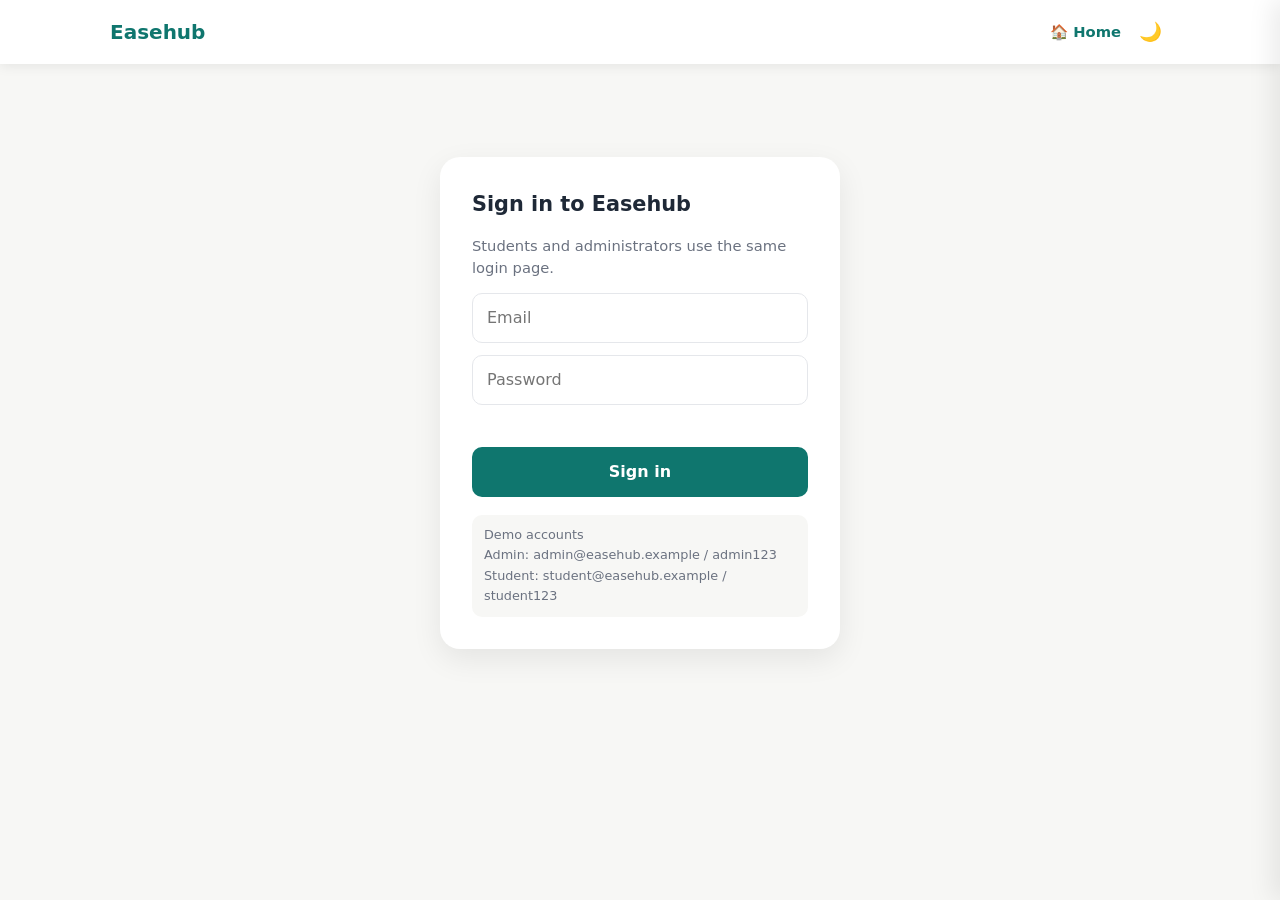
<file: easehub-site/portal/index.html>
<!DOCTYPE html>
<html lang="en">
<head>
<meta charset="UTF-8">
<meta name="viewport" content="width=device-width, initial-scale=1, viewport-fit=cover">
<title>Easehub Dashboard</title>
<link rel="stylesheet" href="css/style.css">
</head>
<body>

<nav>
  <div class="bar">
    <span class="logo">Easehub</span>
    <span class="role" id="roleTag" hidden></span>
    <span class="spacer"></span>
    <a href="../index.html" class="link">🏠 Home</a>
    <button class="icon-btn" id="themeBtn" aria-label="Toggle dark mode">🌙</button>
    <button class="avatar-btn" id="avatarBtn" aria-label="Open profile" hidden>🎓</button>
    <button class="icon-btn" id="menuBtn" aria-label="Open menu" hidden>☰</button>
  </div>
</nav>

<main class="wrap">

  <!-- Shared login for students and administrators -->
  <section id="loginView" class="login-wrap">
    <div class="login-card">
      <h2>Sign in to Easehub</h2>
      <p class="muted">Students and administrators use the same login page.</p>
      <form id="loginForm" class="form">
        <input name="email" type="email" placeholder="Email" required autocomplete="username">
        <input name="password" type="password" placeholder="Password" required autocomplete="current-password">
        <p class="err" id="loginErr"></p>
        <button class="submit" type="submit">Sign in</button>
      </form>
      <p class="hint">Demo accounts<br>Admin: admin@easehub.example / admin123<br>Student: student@easehub.example / student123</p>
    </div>
  </section>

  <!-- Student dashboard -->
  <section id="studentView" hidden>
    <h1 id="welcome"></h1>
    <p class="muted">Your rewards, bookings, feedback, and profile in one place.</p>
    <div class="tabs" id="tabs">
      <button class="tab active" data-tab="overview">Overview</button>
      <button class="tab" data-tab="rewards">Rewards</button>
      <button class="tab" data-tab="redeemed">Redeemed history</button>
      <button class="tab" data-tab="bookings">Booked orders</button>
      <button class="tab" data-tab="feedback">My feedback</button>
      <button class="tab" data-tab="profile">Profile</button>
    </div>

    <div class="panel" id="tab-overview">
      <div class="coin-card">
        <div>
          <div class="muted">Your coins</div>
          <div class="big"><span id="coins">0</span> 🪙</div>
        </div>
        <button class="btn-sm" id="checkinBtn">Daily check-in +10</button>
      </div>
      <div class="progress"><div id="barFill"></div></div>
      <p id="unlockMsg" class="muted" style="margin-top:0"></p>
      <div class="stats" style="margin-top:20px">
        <div class="stat"><div class="k">Total booked</div><div class="v" id="ovBooked">₹0</div></div>
        <div class="stat"><div class="k">Booked orders</div><div class="v" id="ovOrders">0</div></div>
        <div class="stat"><div class="k">Rewards redeemed</div><div class="v" id="ovRedeemed">0</div></div>
        <div class="stat"><div class="k">Feedback given</div><div class="v" id="ovFeedback">0</div></div>
      </div>
      <div class="card-box">
        <h2>Recent coin activity</h2>
        <ul class="hist" id="ovHistory"></ul>
      </div>
    </div>

    <div class="panel" id="tab-rewards" hidden>
      <div class="card-box">
        <h2>Rewards catalog</h2>
        <p class="muted">Rewards unlock at 500 coins. After that, redeem any item you can afford.</p>
        <div class="grid" id="rewards"></div>
      </div>
    </div>

    <div class="panel" id="tab-redeemed" hidden>
      <div class="total-bar"><span>Coins spent on rewards</span><span id="spentCoins">0 🪙</span></div>
      <div class="card-box">
        <h2>Redeemed history</h2>
        <div class="list" id="redeemedList"></div>
      </div>
    </div>

    <div class="panel" id="tab-bookings" hidden>
      <div class="total-bar"><span>Total amount booked</span><span id="bookTotal">₹0</span></div>
      <div class="card-box">
        <h2>Book a service</h2>
        <form id="bookForm" class="form">
          <div class="row2">
            <select name="service" id="serviceSel" required></select>
            <input name="date" type="date" required>
          </div>
          <button class="submit" type="submit">Book now</button>
        </form>
      </div>
      <div class="card-box">
        <h2>Booked orders</h2>
        <div class="list" id="bookingList"></div>
      </div>
    </div>

    <div class="panel" id="tab-feedback" hidden>
      <div class="card-box">
        <h2>Give feedback</h2>
        <form id="feedbackForm" class="form">
          <select name="service" id="fbService" required></select>
          <div class="stars-input" id="starsInput"></div>
          <textarea name="text" placeholder="Tell us what worked and what could be better" required></textarea>
          <button class="submit" type="submit">Submit feedback</button>
        </form>
      </div>
      <div class="card-box">
        <h2>Your feedback</h2>
        <div class="list" id="feedbackList"></div>
      </div>
    </div>

    <div class="panel" id="tab-profile" hidden>
      <div class="card-box">
        <h2>Profile picture</h2>
        <p class="muted">Pick an icon. It appears on your profile button at the top right.</p>
        <div class="avatars" id="avatarOptions"></div>
      </div>
      <div class="card-box">
        <h2>Contact details</h2>
        <p class="muted">Changes are confirmed with a one-time code before they are saved.</p>
        <div id="contactBox"></div>
      </div>
    </div>
  </section>

  <!-- Admin dashboard -->
  <section id="adminView" hidden>
    <h1>Admin dashboard</h1>
    <p class="muted">Add coins to students and process reward orders.</p>
    <div class="stats">
      <div class="stat"><div class="k">Students</div><div class="v" id="statStudents">0</div></div>
      <div class="stat"><div class="k">Total coins</div><div class="v" id="statCoins">0</div></div>
      <div class="stat"><div class="k">Open reward orders</div><div class="v" id="statPending">0</div></div>
    </div>
    <div class="row2">
      <div class="card-box">
        <h2>Add coins</h2>
        <form id="addForm" class="form">
          <select name="student" id="addTo" required></select>
          <input name="amount" type="number" min="1" placeholder="Coins to add" required>
          <input name="note" placeholder="Reason (e.g. Event participation)">
          <button class="submit" type="submit">Add coins</button>
        </form>
      </div>
      <div class="card-box">
        <h2>Redemption requests</h2>
        <div class="list" id="adminOrders"></div>
      </div>
    </div>
    <h2 style="margin-top:20px">Students</h2>
    <div class="table-wrap">
      <table>
        <thead><tr><th>Name</th><th>Email</th><th>Coins</th><th>Rewards</th></tr></thead>
        <tbody id="studentRows"></tbody>
      </table>
    </div>
  </section>

</main>

<div class="overlay" id="overlay"></div>
<aside class="drawer" id="drawer" aria-label="Menu">
  <div class="drawer-head"><strong>Menu</strong><button class="icon-btn" id="closeMenu" aria-label="Close menu">✕</button></div>
  <ul class="drawer-list">
    <li><a href="../index.html">🏠 Home</a></li>
    <hr>
    <li class="student-only"><button data-tab="overview">📊 Overview</button></li>
    <li class="student-only"><button data-tab="rewards">🎁 Rewards</button></li>
    <li class="student-only"><button data-tab="redeemed">🧾 Redeemed history</button></li>
    <li class="student-only"><button data-tab="bookings">📦 Booked orders</button></li>
    <li class="student-only"><button data-tab="feedback">⭐ My feedback</button></li>
    <li class="student-only"><button data-tab="profile">👤 Profile</button></li>
    <hr>
    <li><button id="drawerLogout">🚪 Logout</button></li>
  </ul>
</aside>

<div class="toast" id="toast" role="status" aria-live="polite"></div>

<script src="js/app.js"></script>
</body>
</html>
</file>
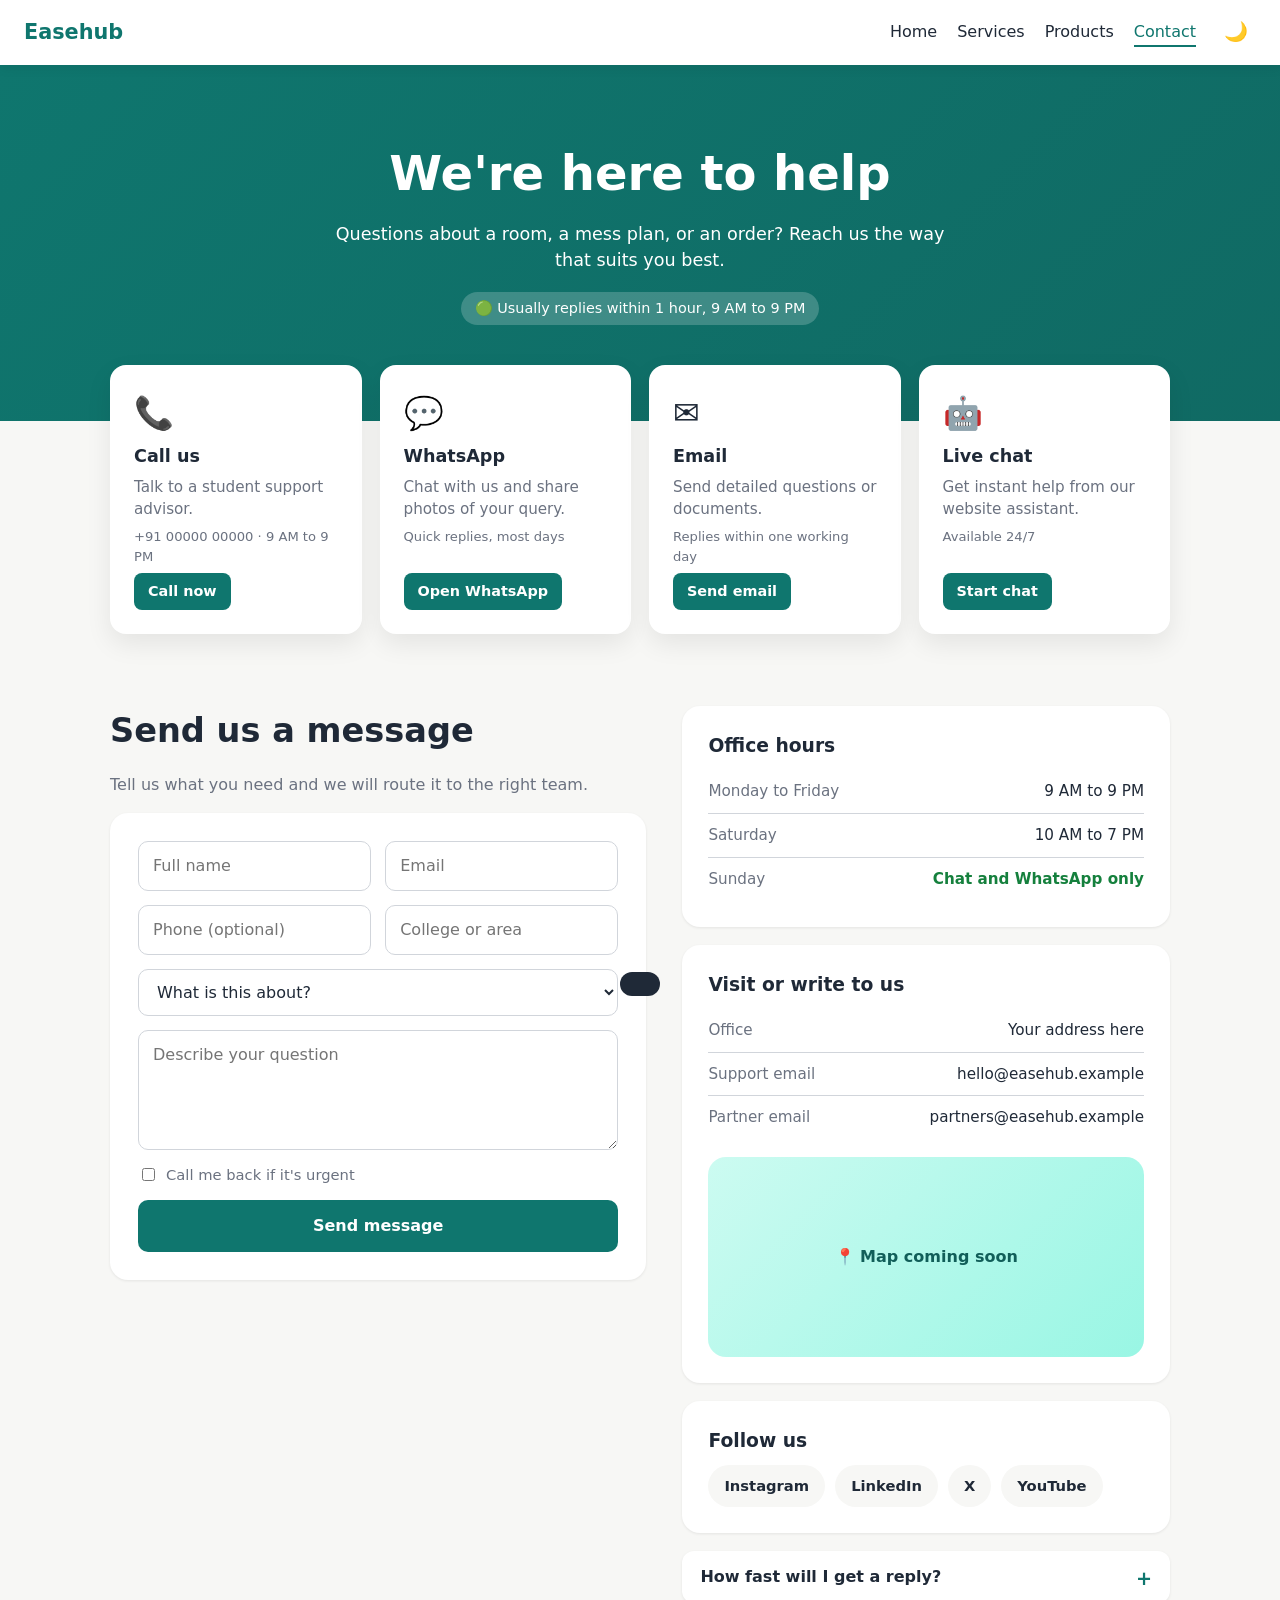
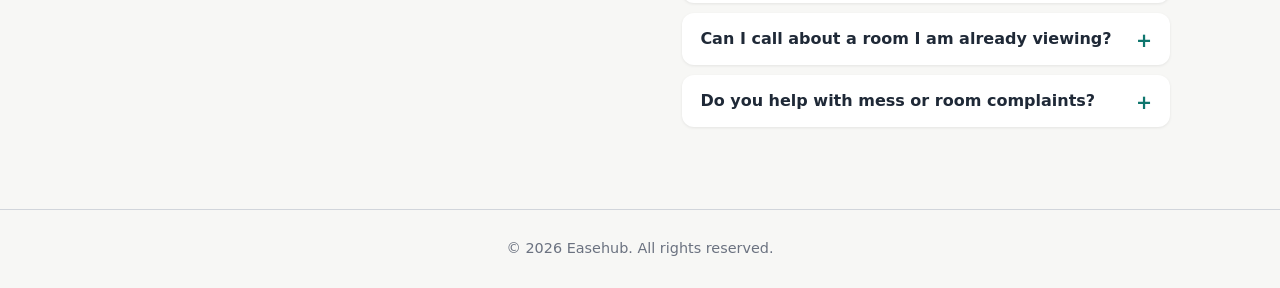
<file: easehub-site/contact.html>
<!DOCTYPE html>
<html lang="en">
<head>
<meta charset="UTF-8">
<meta name="viewport" content="width=device-width, initial-scale=1, viewport-fit=cover">
<title>Easehub | Contact</title>
<style>
  :root { --brand:#0f766e; --brand-dark:#115e59; --bg:#f7f7f5; --card:#fff; --nav:rgba(255,255,255,.96); --text:#1f2937; --muted:#6b7280; --border:#d1d5db; --input:#fff; --shadow:rgba(0,0,0,.08); }
  [data-theme="dark"] { --bg:#0f172a; --card:#1e293b; --nav:rgba(17,24,39,.95); --text:#e5e7eb; --muted:#94a3b8; --border:#334155; --input:#0f172a; --shadow:rgba(0,0,0,.4); }
  [hidden] { display:none !important; }
  * { box-sizing:border-box; }
  html { scroll-behavior:smooth; }
  body { margin:0; font-family:system-ui,-apple-system,"Segoe UI",Roboto,sans-serif; background:var(--bg); color:var(--text); line-height:1.5; transition:background .3s, color .3s; overflow-x:hidden; }
  a { color:inherit; text-decoration:none; }
  button { font:inherit; cursor:pointer; }
  nav { position:sticky; top:0; background:var(--nav); backdrop-filter:blur(8px); z-index:10; box-shadow:0 2px 12px var(--shadow); padding-top:env(safe-area-inset-top,0px); }
  nav .bar { display:flex; align-items:center; gap:20px; padding:12px 24px; flex-wrap:wrap; }
  .logo { font-weight:800; font-size:1.3rem; color:var(--brand); margin-right:auto; }
  .links { display:flex; gap:20px; list-style:none; margin:0; padding:0; flex-wrap:wrap; }
  .links a { padding:4px 0; border-bottom:2px solid transparent; transition:border-color .3s, color .3s; }
  .links a:hover, .links a.active { color:var(--brand); border-color:var(--brand); }
  .icon-btn { background:none; border:none; font-size:1.2rem; color:var(--text); padding:6px 8px; border-radius:8px; }
  .icon-btn:hover { background:var(--border); }
  .wrap { max-width:1100px; margin:0 auto; padding:0 20px; }
  header.hero { background:linear-gradient(135deg,var(--brand),var(--brand-dark)); color:#fff; padding:72px 0 96px; background-size:200% 200%; animation:shift 12s ease infinite; text-align:center; }
  header.hero h1 { font-size:clamp(2rem,5vw,3rem); margin:0 0 12px; animation:fadeUp .8s ease both; }
  header.hero p { margin:0 auto; max-width:620px; opacity:.92; font-size:clamp(1rem,2vw,1.1rem); animation:fadeUp .8s .15s ease both; }
  .badge { display:inline-block; margin-top:18px; background:rgba(255,255,255,.2); padding:6px 14px; border-radius:999px; font-size:.9rem; animation:fadeUp .8s .3s ease both; }
  .channels { margin-top:-56px; display:grid; grid-template-columns:repeat(auto-fit,minmax(min(220px,100%),1fr)); gap:18px; position:relative; z-index:2; }
  .channel { position:relative; overflow:hidden; isolation:isolate; background:var(--card); border-radius:16px; padding:24px; box-shadow:0 10px 26px var(--shadow); display:flex; flex-direction:column; gap:6px; transition:transform .35s ease, box-shadow .35s ease, color .3s; }
  .channel::before { content:""; position:absolute; inset:0; background:linear-gradient(135deg,var(--brand),#14b8a6); opacity:0; transition:opacity .4s; z-index:-1; }
  .channel:hover { transform:translateY(-8px) scale(1.03); box-shadow:0 18px 36px rgba(15,118,110,.28); color:#fff; }
  .channel:hover::before { opacity:1; }
  .channel:hover p, .channel:hover small { color:#e6fffb; }
  .channel .icon { font-size:2rem; transition:transform .4s; }
  .channel:hover .icon { transform:scale(1.2) rotate(-8deg); }
  .channel h3 { margin:0; font-size:1.1rem; }
  .channel p { margin:0; color:var(--muted); font-size:.95rem; }
  .channel small { color:var(--muted); font-size:.82rem; }
  .btn-sm { margin-top:auto; align-self:flex-start; background:var(--brand); color:#fff; border:none; padding:8px 14px; border-radius:8px; font-weight:600; font-size:.9rem; }
  .channel:hover .btn-sm { background:#fff; color:var(--brand); }
  section.main { padding:72px 0; }
  .split { display:grid; grid-template-columns:1.1fr 1fr; gap:36px; align-items:start; }
  h2 { font-size:clamp(1.6rem,4vw,2.1rem); margin:0 0 10px; }
  .muted { color:var(--muted); }
  form.msg { display:grid; gap:14px; background:var(--card); border-radius:18px; padding:28px; box-shadow:0 1px 3px var(--shadow); }
  .row { display:grid; grid-template-columns:1fr 1fr; gap:14px; }
  input, select, textarea { font:inherit; padding:12px 14px; border:1px solid var(--border); border-radius:10px; width:100%; background:var(--input); color:var(--text); }
  input:focus, select:focus, textarea:focus { outline:2px solid var(--brand); border-color:transparent; }
  textarea { min-height:120px; resize:vertical; }
  .check { display:flex; gap:8px; align-items:center; font-size:.92rem; color:var(--muted); }
  .submit { background:var(--brand); color:#fff; border:none; padding:14px; border-radius:10px; font-weight:700; transition:background .2s, transform .2s; }
  .submit:hover { background:var(--brand-dark); transform:translateY(-2px); }
  .info { background:var(--card); border-radius:18px; padding:26px; box-shadow:0 1px 3px var(--shadow); margin-bottom:18px; }
  .info h3 { margin:0 0 10px; }
  .info ul { list-style:none; padding:0; margin:0; }
  .info li { display:flex; justify-content:space-between; gap:12px; padding:10px 0; border-bottom:1px solid var(--border); font-size:.95rem; }
  .info li:last-child { border-bottom:none; }
  .info li span:first-child { color:var(--muted); }
  .open { color:#15803d; font-weight:600; }
  .social { display:flex; gap:10px; flex-wrap:wrap; }
  .social a { background:var(--bg); padding:10px 16px; border-radius:999px; font-weight:600; font-size:.92rem; transition:background .3s, color .3s, transform .3s; }
  .social a:hover { background:var(--brand); color:#fff; transform:translateY(-3px); }
  .map { height:200px; border-radius:18px; background:linear-gradient(135deg,#ccfbf1,#99f6e4); display:grid; place-items:center; color:var(--brand-dark); font-weight:600; margin-top:18px; }
  [data-theme="dark"] .map { background:linear-gradient(135deg,#134e4a,#115e59); color:#ccfbf1; }
  .faq { margin-top:18px; }
  details { background:var(--card); border-radius:12px; padding:14px 18px; margin-bottom:10px; box-shadow:0 1px 3px var(--shadow); }
  summary { cursor:pointer; font-weight:600; list-style:none; }
  summary::-webkit-details-marker { display:none; }
  summary::after { content:"+"; float:right; color:var(--brand); font-size:1.2rem; }
  details[open] summary::after { content:"−"; }
  details p { color:var(--muted); margin:8px 0 0; font-size:.95rem; }
  footer { text-align:center; padding:28px 20px; color:var(--muted); font-size:.9rem; border-top:1px solid var(--border); }
  .toast { position:fixed; left:50%; bottom:24px; transform:translate(-50%,120px); background:var(--text); color:var(--bg); padding:12px 20px; border-radius:999px; z-index:50; transition:transform .35s ease; max-width:90vw; text-align:center; }
  .toast.show { transform:translate(-50%,0); }
  .reveal { opacity:0; transform:translateY(32px); transition:opacity .7s ease, transform .7s ease; }
  .reveal.in { opacity:1; transform:none; }
  @keyframes fadeUp { from { opacity:0; transform:translateY(24px); } to { opacity:1; transform:none; } }
  @keyframes shift { 0%,100% { background-position:0% 50%; } 50% { background-position:100% 50%; } }
  @media (max-width:860px) { .split { grid-template-columns:1fr; } }
  @media (max-width:720px) { .links { gap:12px; font-size:.9rem; } nav .bar { padding:10px 16px; } .row { grid-template-columns:1fr; } form.msg { padding:20px; } }
  @media (hover:none) { .channel:hover { transform:none; } }
  @media (prefers-reduced-motion:reduce) { *, *::before, *::after { animation:none !important; transition:none !important; } .reveal { opacity:1; transform:none; } }
</style>
</head>
<body>
<nav>
  <div class="bar">
    <a href="index.html" class="logo">Easehub</a>
    <ul class="links">
      <li><a href="index.html">Home</a></li>
      <li><a href="services.html">Services</a></li>
      <li><a href="products.html">Products</a></li>
      <li><a href="#" class="active">Contact</a></li>
    </ul>
    <button class="icon-btn" id="themeBtn" aria-label="Toggle dark mode">🌙</button>
  </div>
</nav>

<header class="hero">
  <div class="wrap">
    <h1>We're here to help</h1>
    <p>Questions about a room, a mess plan, or an order? Reach us the way that suits you best.</p>
    <span class="badge">🟢 Usually replies within 1 hour, 9 AM to 9 PM</span>
  </div>
</header>

<div class="wrap">
  <div class="channels">
    <div class="channel reveal"><div class="icon">📞</div><h3>Call us</h3><p>Talk to a student support advisor.</p><small>+91 00000 00000 · 9 AM to 9 PM</small><a class="btn-sm" href="tel:+910000000000">Call now</a></div>
    <div class="channel reveal"><div class="icon">💬</div><h3>WhatsApp</h3><p>Chat with us and share photos of your query.</p><small>Quick replies, most days</small><a class="btn-sm" href="https://wa.me/910000000000" target="_blank" rel="noopener">Open WhatsApp</a></div>
    <div class="channel reveal"><div class="icon">✉️</div><h3>Email</h3><p>Send detailed questions or documents.</p><small>Replies within one working day</small><a class="btn-sm" href="mailto:hello@easehub.example">Send email</a></div>
    <div class="channel reveal"><div class="icon">🤖</div><h3>Live chat</h3><p>Get instant help from our website assistant.</p><small>Available 24/7</small><button class="btn-sm" id="chatBtn">Start chat</button></div>
  </div>
</div>

<section class="main">
  <div class="wrap split">
    <div class="reveal">
      <h2>Send us a message</h2>
      <p class="muted">Tell us what you need and we will route it to the right team.</p>
      <form class="msg" id="msgForm">
        <div class="row">
          <input name="name" placeholder="Full name" required>
          <input name="email" type="email" placeholder="Email" required>
        </div>
        <div class="row">
          <input name="phone" type="tel" placeholder="Phone (optional)">
          <input name="college" placeholder="College or area">
        </div>
        <select name="topic" required>
          <option value="">What is this about?</option>
          <option>Finding a room or PG</option>
          <option>Mess or tiffin plan</option>
          <option>Laundry or cleaning</option>
          <option>Student essentials order</option>
          <option>Order or payment help</option>
          <option>Partner with Easehub</option>
          <option>Something else</option>
        </select>
        <textarea name="message" placeholder="Describe your question" required></textarea>
        <label class="check"><input type="checkbox" name="callback" style="width:auto"> Call me back if it's urgent</label>
        <button class="submit" type="submit">Send message</button>
      </form>
    </div>

    <aside class="reveal">
      <div class="info">
        <h3>Office hours</h3>
        <ul>
          <li><span>Monday to Friday</span><span>9 AM to 9 PM</span></li>
          <li><span>Saturday</span><span>10 AM to 7 PM</span></li>
          <li><span>Sunday</span><span class="open">Chat and WhatsApp only</span></li>
        </ul>
      </div>
      <div class="info">
        <h3>Visit or write to us</h3>
        <ul>
          <li><span>Office</span><span>Your address here</span></li>
          <li><span>Support email</span><span>hello@easehub.example</span></li>
          <li><span>Partner email</span><span>partners@easehub.example</span></li>
        </ul>
        <div class="map">📍 Map coming soon</div>
      </div>
      <div class="info">
        <h3>Follow us</h3>
        <div class="social">
          <a href="#">Instagram</a><a href="#">LinkedIn</a><a href="#">X</a><a href="#">YouTube</a>
        </div>
      </div>
      <div class="faq">
        <details><summary>How fast will I get a reply?</summary><p>Chat and WhatsApp are usually within an hour during office hours. Email replies come within one working day.</p></details>
        <details><summary>Can I call about a room I am already viewing?</summary><p>Yes. Mention the listing name when you call so the advisor can pull up the details.</p></details>
        <details><summary>Do you help with mess or room complaints?</summary><p>Yes. Share the issue and the partner name, and we will follow up with the provider on your behalf.</p></details>
      </div>
    </aside>
  </div>
</section>

<footer>© 2026 Easehub. All rights reserved.</footer>
<div class="toast" id="toast"></div>

<script>
  const $ = id => document.getElementById(id);
  let t;
  function toast(msg) { $('toast').textContent = msg; $('toast').classList.add('show'); clearTimeout(t); t = setTimeout(() => $('toast').classList.remove('show'), 2600); }
  function applyTheme(dark) {
    document.documentElement.dataset.theme = dark ? 'dark' : 'light';
    $('themeBtn').textContent = dark ? '☀️' : '🌙';
    try { localStorage.setItem('easehub-theme', dark ? 'dark' : 'light'); } catch (_) {}
  }
  let saved = null;
  try { saved = localStorage.getItem('easehub-theme'); } catch (_) {}
  applyTheme(saved ? saved === 'dark' : matchMedia('(prefers-color-scheme: dark)').matches);
  $('themeBtn').addEventListener('click', () => applyTheme(document.documentElement.dataset.theme !== 'dark'));
  $('chatBtn').addEventListener('click', () => toast('Live chat is opening… (demo)'));
  $('msgForm').addEventListener('submit', e => { e.preventDefault(); e.target.reset(); toast('Thanks! Your message has been sent.'); });
  const io = new IntersectionObserver(es => es.forEach(e => { if (e.isIntersecting) { e.target.classList.add('in'); io.unobserve(e.target); } }), { threshold: 0.15 });
  document.querySelectorAll('.reveal').forEach(el => io.observe(el));
</script>
</body>
</html>
</file>
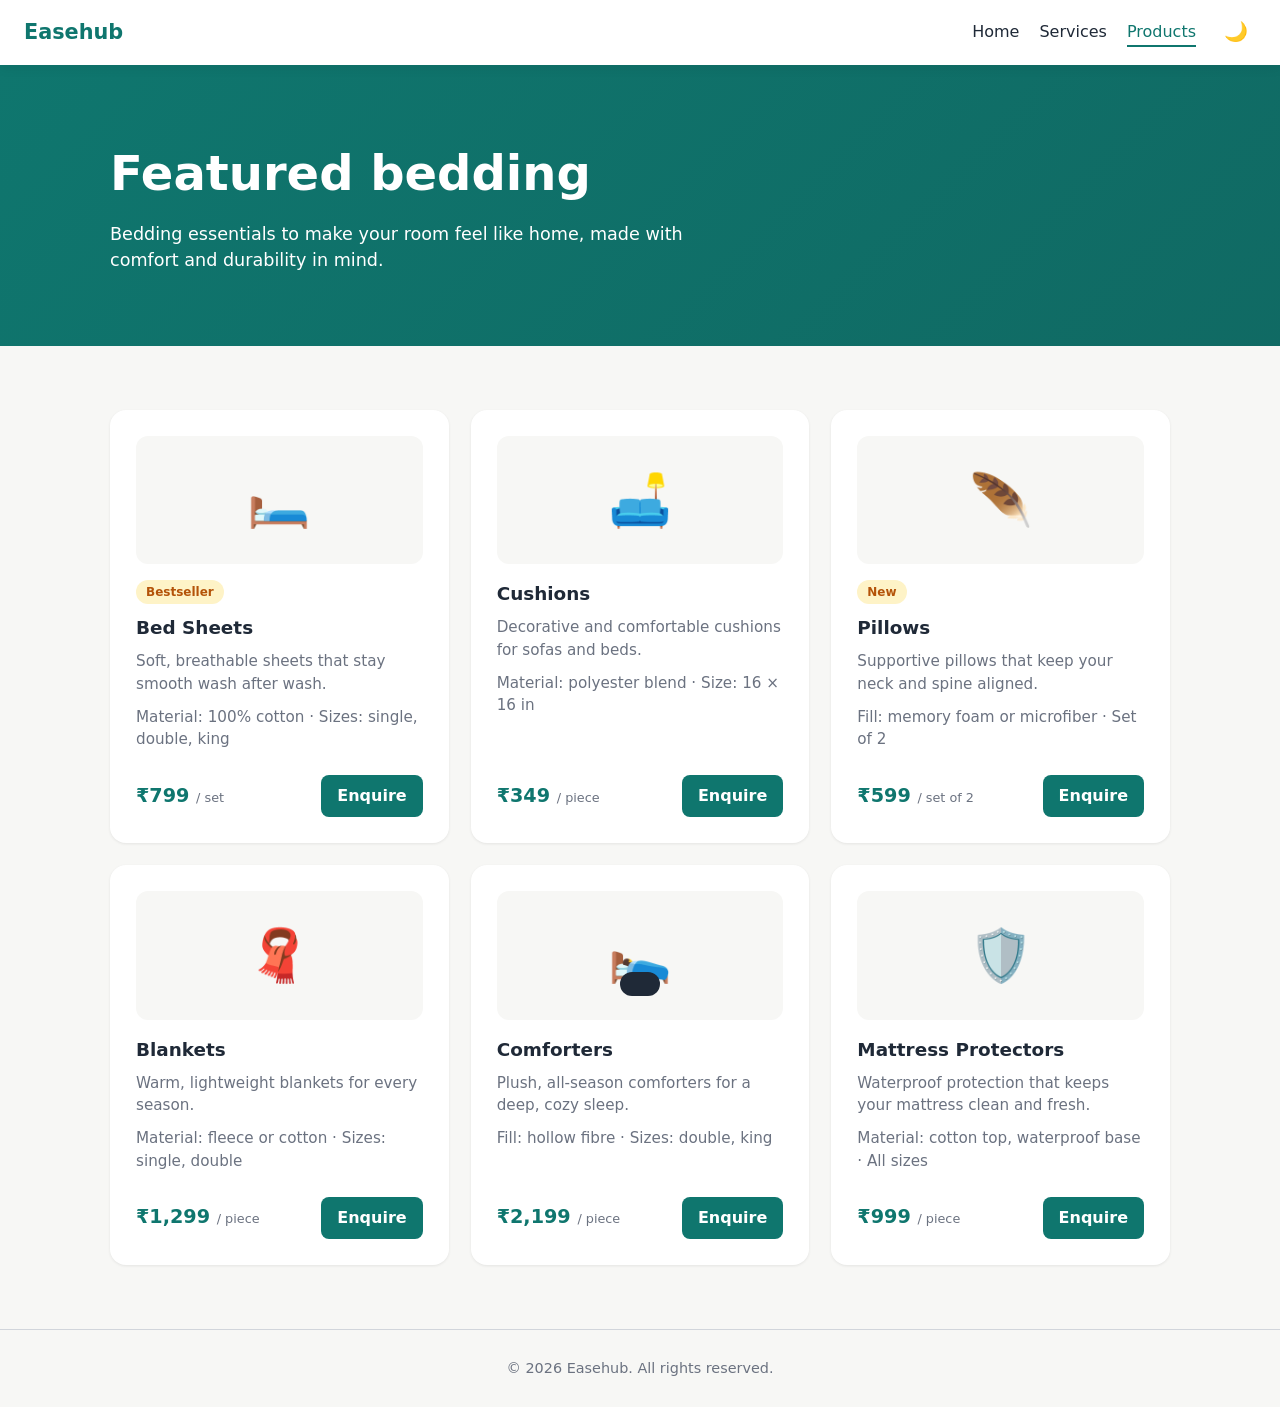
<file: easehub-site/products.html>
<!DOCTYPE html>
<html lang="en">
<head>
<meta charset="UTF-8">
<meta name="viewport" content="width=device-width, initial-scale=1, viewport-fit=cover">
<title>Easehub | Products</title>
<style>
  :root { --brand:#0f766e; --brand-dark:#115e59; --bg:#f7f7f5; --card:#fff; --nav:rgba(255,255,255,.96); --text:#1f2937; --muted:#6b7280; --border:#d1d5db; --shadow:rgba(0,0,0,.08); --accent:#fef3c7; }
  [data-theme="dark"] { --bg:#0f172a; --card:#1e293b; --nav:rgba(17,24,39,.95); --text:#e5e7eb; --muted:#94a3b8; --border:#334155; --shadow:rgba(0,0,0,.4); --accent:#422006; }
  [hidden] { display:none !important; }
  * { box-sizing:border-box; }
  html { scroll-behavior:smooth; }
  body { margin:0; font-family:system-ui,-apple-system,"Segoe UI",Roboto,sans-serif; background:var(--bg); color:var(--text); line-height:1.5; transition:background .3s, color .3s; }
  a { color:inherit; text-decoration:none; }
  button { font:inherit; cursor:pointer; }
  nav { position:sticky; top:0; background:var(--nav); backdrop-filter:blur(8px); z-index:10; box-shadow:0 2px 12px var(--shadow); padding-top:env(safe-area-inset-top,0px); }
  nav .bar { display:flex; align-items:center; gap:20px; padding:12px 24px; flex-wrap:wrap; }
  .logo { font-weight:800; font-size:1.3rem; color:var(--brand); margin-right:auto; }
  .links { display:flex; gap:20px; list-style:none; margin:0; padding:0; }
  .links a { padding:4px 0; border-bottom:2px solid transparent; transition:border-color .3s, color .3s; }
  .links a:hover, .links a.active { color:var(--brand); border-color:var(--brand); }
  .icon-btn { background:none; border:none; font-size:1.2rem; color:var(--text); padding:6px 8px; border-radius:8px; }
  .icon-btn:hover { background:var(--border); }
  .wrap { max-width:1100px; margin:0 auto; padding:0 20px; }
  header.hero { background:linear-gradient(135deg,var(--brand),var(--brand-dark)); color:#fff; padding:72px 0; background-size:200% 200%; animation:shift 12s ease infinite; }
  header.hero h1 { font-size:clamp(2rem,5vw,3rem); margin:0 0 12px; animation:fadeUp .8s ease both; }
  header.hero p { margin:0; max-width:620px; opacity:.92; font-size:clamp(1rem,2vw,1.1rem); animation:fadeUp .8s .15s ease both; }
  main { padding:64px 0; }
  .grid { display:grid; grid-template-columns:repeat(auto-fill,minmax(min(260px,100%),1fr)); gap:22px; }
  .card { position:relative; overflow:hidden; isolation:isolate; background:var(--card); border-radius:16px; padding:26px; box-shadow:0 1px 3px var(--shadow); display:flex; flex-direction:column; transition:transform .35s ease, box-shadow .35s ease, color .3s; }
  .card::before { content:""; position:absolute; inset:0; background:linear-gradient(135deg,var(--brand),#14b8a6); opacity:0; transition:opacity .4s; z-index:-1; }
  .card:hover { transform:translateY(-8px) scale(1.03); box-shadow:0 18px 36px rgba(15,118,110,.28); color:#fff; }
  .card:hover::before { opacity:1; }
  .card:hover p, .card:hover h3, .card:hover .spec, .card:hover .price, .card:hover .price small { color:#fff; }
  .grid:hover .card:not(:hover) { opacity:.6; transform:scale(.97); }
  .emoji { font-size:3.2rem; text-align:center; background:var(--bg); border-radius:12px; padding:26px 0; margin-bottom:16px; transition:transform .4s; }
  .card:hover .emoji { transform:scale(1.08) rotate(-8deg); }
  .badge { align-self:flex-start; background:var(--accent); color:#b45309; font-size:.75rem; font-weight:700; padding:3px 10px; border-radius:999px; margin-bottom:10px; }
  .card h3 { margin:0 0 8px; font-size:1.15rem; }
  .card p { margin:0 0 10px; color:var(--muted); font-size:.95rem; }
  .spec { font-size:.85rem; color:var(--muted); margin:0 0 6px; }
  .price-row { display:flex; justify-content:space-between; align-items:center; margin-top:auto; padding-top:14px; gap:10px; flex-wrap:wrap; }
  .price { font-weight:800; font-size:1.2rem; color:var(--brand); }
  .price small { font-weight:500; color:var(--muted); font-size:.8rem; }
  .enquire { background:var(--brand); color:#fff; border:none; padding:9px 16px; border-radius:8px; font-weight:600; transition:background .2s; }
  .enquire:hover { background:var(--brand-dark); }
  footer { text-align:center; padding:28px 20px; color:var(--muted); font-size:.9rem; border-top:1px solid var(--border); }
  .toast { position:fixed; left:50%; bottom:24px; transform:translate(-50%,120px); background:var(--text); color:var(--bg); padding:12px 20px; border-radius:999px; z-index:50; transition:transform .35s ease; max-width:90vw; text-align:center; }
  .toast.show { transform:translate(-50%,0); }
  @keyframes fadeUp { from { opacity:0; transform:translateY(24px); } to { opacity:1; transform:none; } }
  @keyframes shift { 0%,100% { background-position:0% 50%; } 50% { background-position:100% 50%; } }
  @media (max-width:720px) { .links { gap:12px; font-size:.9rem; } nav .bar { padding:10px 16px; } }
  @media (hover:none) { .card:hover { transform:none; } }
</style>
</head>
<body>
<nav>
  <div class="bar">
    <a href="index.html" class="logo">Easehub</a>
    <ul class="links">
      <li><a href="index.html">Home</a></li>
      <li><a href="services.html">Services</a></li>
      <li><a href="#" class="active">Products</a></li>
    </ul>
    <button class="icon-btn" id="themeBtn" aria-label="Toggle dark mode">🌙</button>
  </div>
</nav>

<header class="hero">
  <div class="wrap">
    <h1>Featured bedding</h1>
    <p>Bedding essentials to make your room feel like home, made with comfort and durability in mind.</p>
  </div>
</header>

<main>
  <div class="wrap">
    <div class="grid">
      <div class="card"><div class="emoji">🛏️</div><span class="badge">Bestseller</span><h3>Bed Sheets</h3>
        <p>Soft, breathable sheets that stay smooth wash after wash.</p>
        <p class="spec">Material: 100% cotton · Sizes: single, double, king</p>
        <div class="price-row"><div class="price">₹799 <small>/ set</small></div><button class="enquire" data-name="Bed Sheets">Enquire</button></div></div>
      <div class="card"><div class="emoji">🛋️</div><h3>Cushions</h3>
        <p>Decorative and comfortable cushions for sofas and beds.</p>
        <p class="spec">Material: polyester blend · Size: 16 × 16 in</p>
        <div class="price-row"><div class="price">₹349 <small>/ piece</small></div><button class="enquire" data-name="Cushions">Enquire</button></div></div>
      <div class="card"><div class="emoji">🪶</div><span class="badge">New</span><h3>Pillows</h3>
        <p>Supportive pillows that keep your neck and spine aligned.</p>
        <p class="spec">Fill: memory foam or microfiber · Set of 2</p>
        <div class="price-row"><div class="price">₹599 <small>/ set of 2</small></div><button class="enquire" data-name="Pillows">Enquire</button></div></div>
      <div class="card"><div class="emoji">🧣</div><h3>Blankets</h3>
        <p>Warm, lightweight blankets for every season.</p>
        <p class="spec">Material: fleece or cotton · Sizes: single, double</p>
        <div class="price-row"><div class="price">₹1,299 <small>/ piece</small></div><button class="enquire" data-name="Blankets">Enquire</button></div></div>
      <div class="card"><div class="emoji">🛌</div><h3>Comforters</h3>
        <p>Plush, all-season comforters for a deep, cozy sleep.</p>
        <p class="spec">Fill: hollow fibre · Sizes: double, king</p>
        <div class="price-row"><div class="price">₹2,199 <small>/ piece</small></div><button class="enquire" data-name="Comforters">Enquire</button></div></div>
      <div class="card"><div class="emoji">🛡️</div><h3>Mattress Protectors</h3>
        <p>Waterproof protection that keeps your mattress clean and fresh.</p>
        <p class="spec">Material: cotton top, waterproof base · All sizes</p>
        <div class="price-row"><div class="price">₹999 <small>/ piece</small></div><button class="enquire" data-name="Mattress Protectors">Enquire</button></div></div>
    </div>
  </div>
</main>

<footer>© 2026 Easehub. All rights reserved.</footer>
<div class="toast" id="toast"></div>

<script>
  const $ = id => document.getElementById(id);
  let t;
  function toast(msg) { $('toast').textContent = msg; $('toast').classList.add('show'); clearTimeout(t); t = setTimeout(() => $('toast').classList.remove('show'), 2400); }
  function applyTheme(dark) {
    document.documentElement.dataset.theme = dark ? 'dark' : 'light';
    $('themeBtn').textContent = dark ? '☀️' : '🌙';
    try { localStorage.setItem('easehub-theme', dark ? 'dark' : 'light'); } catch (_) {}
  }
  let saved = null;
  try { saved = localStorage.getItem('easehub-theme'); } catch (_) {}
  applyTheme(saved ? saved === 'dark' : matchMedia('(prefers-color-scheme: dark)').matches);
  $('themeBtn').addEventListener('click', () => applyTheme(document.documentElement.dataset.theme !== 'dark'));
  document.querySelectorAll('[data-name]').forEach(b => b.addEventListener('click', () => toast(`Thanks! We'll contact you about ${b.dataset.name}.`)));
</script>
</body>
</html>
</file>
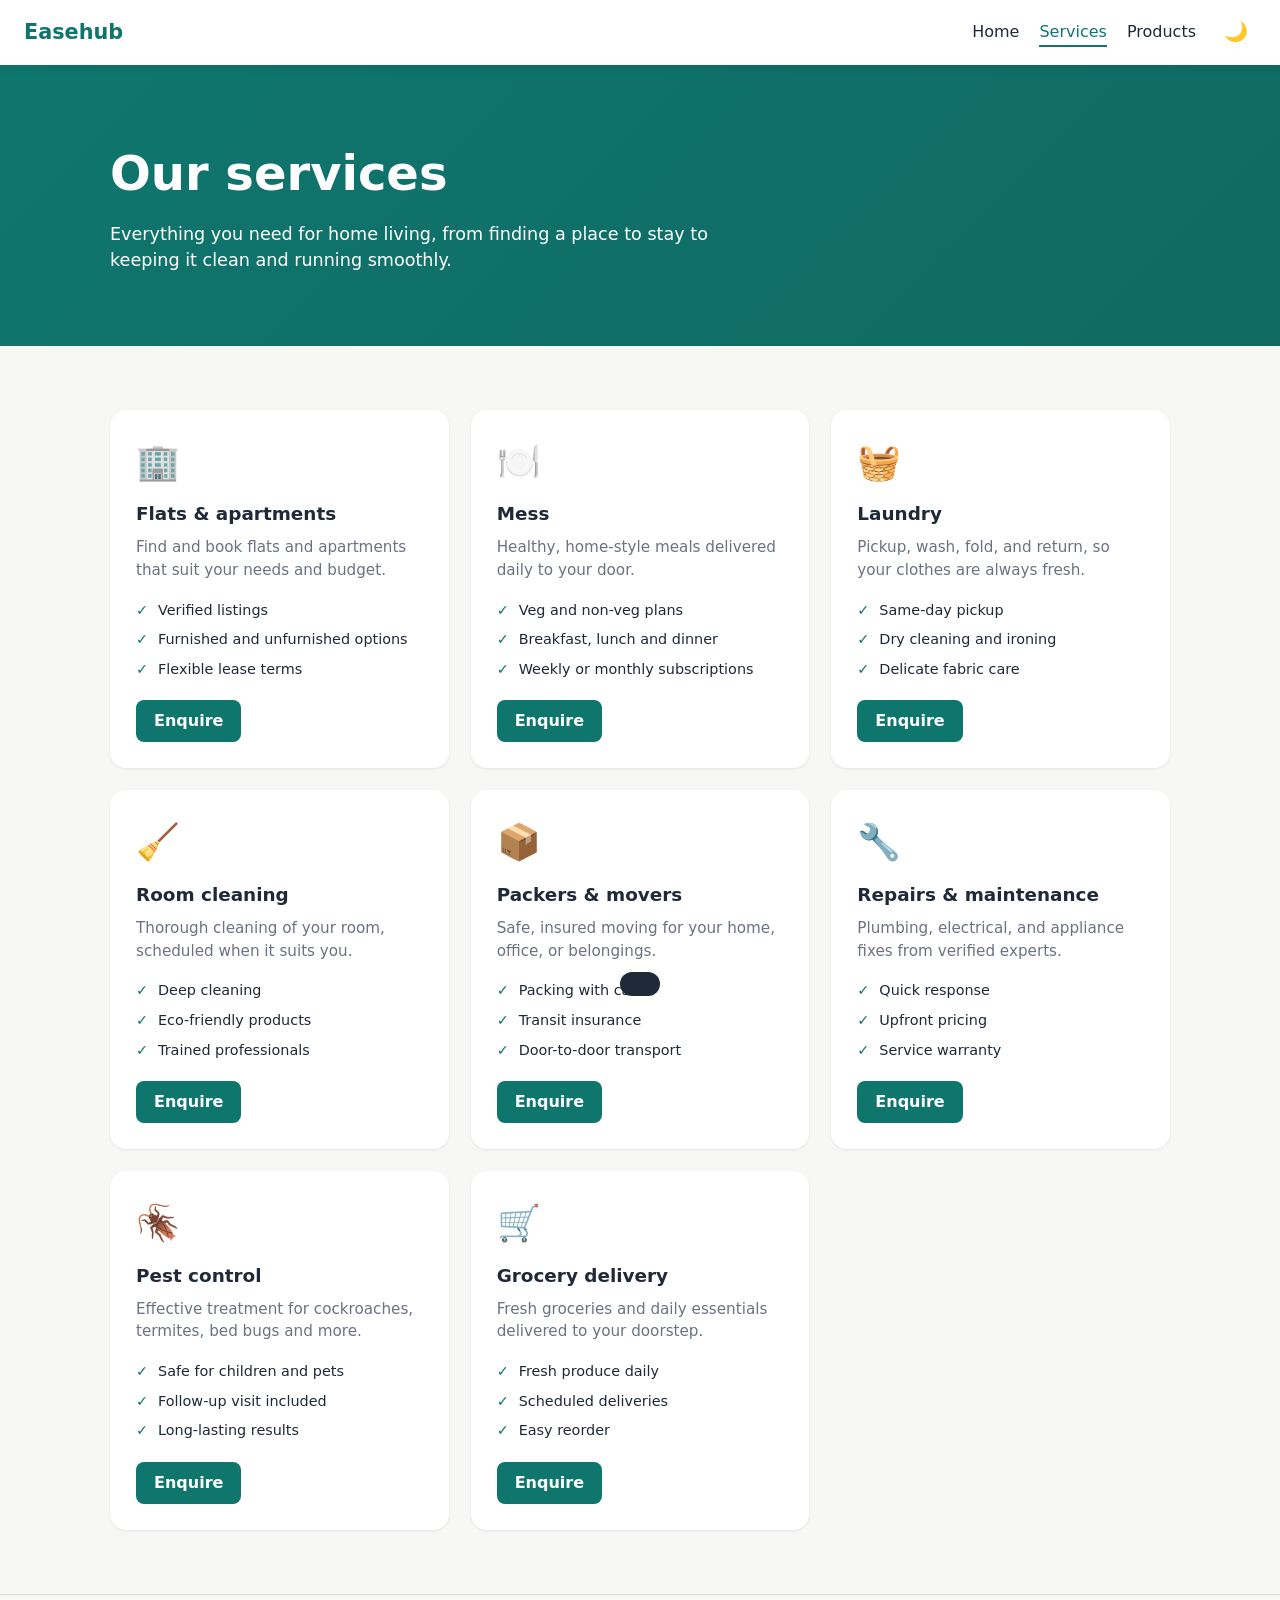
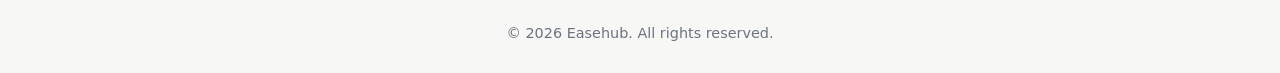
<file: easehub-site/services.html>
<!DOCTYPE html>
<html lang="en">
<head>
<meta charset="UTF-8">
<meta name="viewport" content="width=device-width, initial-scale=1, viewport-fit=cover">
<title>Easehub | Services</title>
<style>
  :root { --brand:#0f766e; --brand-dark:#115e59; --bg:#f7f7f5; --card:#fff; --nav:rgba(255,255,255,.96); --text:#1f2937; --muted:#6b7280; --border:#d1d5db; --shadow:rgba(0,0,0,.08); --tint:#ecfdf5; }
  [data-theme="dark"] { --bg:#0f172a; --card:#1e293b; --nav:rgba(17,24,39,.95); --text:#e5e7eb; --muted:#94a3b8; --border:#334155; --shadow:rgba(0,0,0,.4); --tint:#0c2a27; }
  [hidden] { display:none !important; }
  * { box-sizing:border-box; }
  html { scroll-behavior:smooth; }
  body { margin:0; font-family:system-ui,-apple-system,"Segoe UI",Roboto,sans-serif; background:var(--bg); color:var(--text); line-height:1.5; transition:background .3s, color .3s; }
  a { color:inherit; text-decoration:none; }
  button { font:inherit; cursor:pointer; }
  nav { position:sticky; top:0; background:var(--nav); backdrop-filter:blur(8px); z-index:10; box-shadow:0 2px 12px var(--shadow); padding-top:env(safe-area-inset-top,0px); }
  nav .bar { display:flex; align-items:center; gap:20px; padding:12px 24px; flex-wrap:wrap; }
  .logo { font-weight:800; font-size:1.3rem; color:var(--brand); margin-right:auto; }
  .links { display:flex; gap:20px; list-style:none; margin:0; padding:0; }
  .links a { padding:4px 0; border-bottom:2px solid transparent; transition:border-color .3s, color .3s; }
  .links a:hover, .links a.active { color:var(--brand); border-color:var(--brand); }
  .icon-btn { background:none; border:none; font-size:1.2rem; color:var(--text); padding:6px 8px; border-radius:8px; }
  .icon-btn:hover { background:var(--border); }
  .wrap { max-width:1100px; margin:0 auto; padding:0 20px; }
  header.hero { background:linear-gradient(135deg,var(--brand),var(--brand-dark)); color:#fff; padding:72px 0; background-size:200% 200%; animation:shift 12s ease infinite; }
  header.hero h1 { font-size:clamp(2rem,5vw,3rem); margin:0 0 12px; animation:fadeUp .8s ease both; }
  header.hero p { margin:0; max-width:620px; opacity:.92; font-size:clamp(1rem,2vw,1.1rem); animation:fadeUp .8s .15s ease both; }
  main { padding:64px 0; }
  .grid { display:grid; grid-template-columns:repeat(auto-fill,minmax(min(260px,100%),1fr)); gap:22px; }
  .card { position:relative; overflow:hidden; isolation:isolate; background:var(--card); border-radius:16px; padding:26px; box-shadow:0 1px 3px var(--shadow); display:flex; flex-direction:column; transition:transform .35s ease, box-shadow .35s ease, color .3s; }
  .card::before { content:""; position:absolute; inset:0; background:linear-gradient(135deg,var(--brand),#14b8a6); opacity:0; transition:opacity .4s; z-index:-1; }
  .card:hover { transform:translateY(-8px) scale(1.03); box-shadow:0 18px 36px rgba(15,118,110,.28); color:#fff; }
  .card:hover::before { opacity:1; }
  .card:hover p, .card:hover h3, .card:hover .features li, .card:hover .features li::before, .card:hover .price { color:#fff; }
  .grid:hover .card:not(:hover) { opacity:.6; transform:scale(.97); }
  .icon { font-size:2.2rem; margin-bottom:12px; transition:transform .4s; }
  .card:hover .icon { transform:scale(1.2) rotate(-8deg); }
  .card h3 { margin:0 0 8px; font-size:1.15rem; }
  .card p { margin:0 0 14px; color:var(--muted); font-size:.95rem; }
  .features { list-style:none; margin:auto 0 16px; padding:0; font-size:.9rem; }
  .features li { padding:4px 0 4px 22px; position:relative; }
  .features li::before { content:"✓"; position:absolute; left:0; color:var(--brand); font-weight:700; }
  .enquire { align-self:flex-start; background:var(--brand); color:#fff; border:none; padding:9px 18px; border-radius:8px; font-weight:600; transition:background .2s; }
  .enquire:hover { background:var(--brand-dark); }
  .card:hover .enquire { background:#fff; color:var(--brand); }
  footer { text-align:center; padding:28px 20px; color:var(--muted); font-size:.9rem; border-top:1px solid var(--border); }
  .toast { position:fixed; left:50%; bottom:24px; transform:translate(-50%,120px); background:var(--text); color:var(--bg); padding:12px 20px; border-radius:999px; z-index:50; transition:transform .35s ease; }
  .toast.show { transform:translate(-50%,0); }
  @keyframes fadeUp { from { opacity:0; transform:translateY(24px); } to { opacity:1; transform:none; } }
  @keyframes shift { 0%,100% { background-position:0% 50%; } 50% { background-position:100% 50%; } }
  @media (max-width:720px) { .links { gap:12px; font-size:.9rem; } nav .bar { padding:10px 16px; } }
  @media (hover:none) { .card:hover { transform:none; } }
</style>
</head>
<body>
<nav>
  <div class="bar">
    <a href="index.html" class="logo">Easehub</a>
    <ul class="links">
      <li><a href="index.html">Home</a></li>
      <li><a href="#" class="active">Services</a></li>
      <li><a href="products.html">Products</a></li>
    </ul>
    <button class="icon-btn" id="themeBtn" aria-label="Toggle dark mode">🌙</button>
  </div>
</nav>

<header class="hero">
  <div class="wrap">
    <h1>Our services</h1>
    <p>Everything you need for home living, from finding a place to stay to keeping it clean and running smoothly.</p>
  </div>
</header>

<main>
  <div class="wrap">
    <div class="grid">
      <div class="card"><div class="icon">🏢</div><h3>Flats &amp; apartments</h3><p>Find and book flats and apartments that suit your needs and budget.</p>
        <ul class="features"><li>Verified listings</li><li>Furnished and unfurnished options</li><li>Flexible lease terms</li></ul>
        <button class="enquire" data-enquire="Flats &amp; apartments">Enquire</button></div>
      <div class="card"><div class="icon">🍽️</div><h3>Mess</h3><p>Healthy, home-style meals delivered daily to your door.</p>
        <ul class="features"><li>Veg and non-veg plans</li><li>Breakfast, lunch and dinner</li><li>Weekly or monthly subscriptions</li></ul>
        <button class="enquire" data-enquire="Mess">Enquire</button></div>
      <div class="card"><div class="icon">🧺</div><h3>Laundry</h3><p>Pickup, wash, fold, and return, so your clothes are always fresh.</p>
        <ul class="features"><li>Same-day pickup</li><li>Dry cleaning and ironing</li><li>Delicate fabric care</li></ul>
        <button class="enquire" data-enquire="Laundry">Enquire</button></div>
      <div class="card"><div class="icon">🧹</div><h3>Room cleaning</h3><p>Thorough cleaning of your room, scheduled when it suits you.</p>
        <ul class="features"><li>Deep cleaning</li><li>Eco-friendly products</li><li>Trained professionals</li></ul>
        <button class="enquire" data-enquire="Room cleaning">Enquire</button></div>
      <div class="card"><div class="icon">📦</div><h3>Packers &amp; movers</h3><p>Safe, insured moving for your home, office, or belongings.</p>
        <ul class="features"><li>Packing with care</li><li>Transit insurance</li><li>Door-to-door transport</li></ul>
        <button class="enquire" data-enquire="Packers &amp; movers">Enquire</button></div>
      <div class="card"><div class="icon">🔧</div><h3>Repairs &amp; maintenance</h3><p>Plumbing, electrical, and appliance fixes from verified experts.</p>
        <ul class="features"><li>Quick response</li><li>Upfront pricing</li><li>Service warranty</li></ul>
        <button class="enquire" data-enquire="Repairs &amp; maintenance">Enquire</button></div>
      <div class="card"><div class="icon">🪳</div><h3>Pest control</h3><p>Effective treatment for cockroaches, termites, bed bugs and more.</p>
        <ul class="features"><li>Safe for children and pets</li><li>Follow-up visit included</li><li>Long-lasting results</li></ul>
        <button class="enquire" data-enquire="Pest control">Enquire</button></div>
      <div class="card"><div class="icon">🛒</div><h3>Grocery delivery</h3><p>Fresh groceries and daily essentials delivered to your doorstep.</p>
        <ul class="features"><li>Fresh produce daily</li><li>Scheduled deliveries</li><li>Easy reorder</li></ul>
        <button class="enquire" data-enquire="Grocery delivery">Enquire</button></div>
    </div>
  </div>
</main>

<footer>© 2026 Easehub. All rights reserved.</footer>
<div class="toast" id="toast"></div>

<script>
  const $ = id => document.getElementById(id);
  let t;
  function toast(msg) { $('toast').textContent = msg; $('toast').classList.add('show'); clearTimeout(t); t = setTimeout(() => $('toast').classList.remove('show'), 2400); }
  function applyTheme(dark) {
    document.documentElement.dataset.theme = dark ? 'dark' : 'light';
    $('themeBtn').textContent = dark ? '☀️' : '🌙';
    try { localStorage.setItem('easehub-theme', dark ? 'dark' : 'light'); } catch (_) {}
  }
  let saved = null;
  try { saved = localStorage.getItem('easehub-theme'); } catch (_) {}
  applyTheme(saved ? saved === 'dark' : matchMedia('(prefers-color-scheme: dark)').matches);
  $('themeBtn').addEventListener('click', () => applyTheme(document.documentElement.dataset.theme !== 'dark'));
  document.querySelectorAll('[data-enquire]').forEach(b => b.addEventListener('click', () => toast(`Thanks! We'll contact you about ${b.dataset.enquire}.`)));
</script>
</body>
</html>
</file>
<file: easehub-site/portal/css/style.css>
:root { --brand:#0f766e; --brand-dark:#115e59; --gold:#f59e0b; --bg:#f7f7f5; --card:#fff; --nav:rgba(255,255,255,.96); --text:#1f2937; --muted:#6b7280; --border:#e5e7eb; --input:#fff; --shadow:rgba(0,0,0,.08); }
  [data-theme="dark"] { --bg:#0f172a; --card:#1e293b; --nav:rgba(17,24,39,.95); --text:#e5e7eb; --muted:#94a3b8; --border:#334155; --input:#0f172a; --shadow:rgba(0,0,0,.4); }
  [hidden] { display:none !important; }
  * { box-sizing:border-box; }
  body { margin:0; font-family:system-ui,-apple-system,"Segoe UI",Roboto,sans-serif; background:var(--bg); color:var(--text); line-height:1.5; min-height:100vh; transition:background .3s, color .3s; }
  a { color:inherit; text-decoration:none; }
  button { font:inherit; cursor:pointer; }
  h1 { font-size:clamp(1.5rem,4vw,2rem); margin:0 0 6px; }
  h2 { font-size:1.15rem; margin:0 0 14px; }
  .muted { color:var(--muted); font-size:.92rem; }

  nav { position:sticky; top:0; z-index:10; background:var(--nav); backdrop-filter:blur(8px); box-shadow:0 2px 12px var(--shadow); }
  nav .bar { max-width:1100px; margin:0 auto; padding:12px 20px; display:flex; align-items:center; gap:10px; }
  .logo { font-weight:800; font-size:1.25rem; color:var(--brand); }
  .spacer { flex:1; }
  .role { background:var(--brand); color:#fff; font-size:.75rem; font-weight:700; padding:3px 10px; border-radius:999px; }
  .icon-btn { background:none; border:none; font-size:1.15rem; color:var(--text); padding:6px 8px; border-radius:8px; }
  .icon-btn:hover { background:var(--border); }
  .avatar-btn { width:40px; height:40px; border-radius:50%; border:2px solid var(--brand); background:var(--card); font-size:1.3rem; display:grid; place-items:center; transition:transform .3s; }
  .avatar-btn:hover { transform:scale(1.1) rotate(-6deg); }
  .link { color:var(--brand); font-weight:600; font-size:.92rem; }

  .wrap { max-width:1100px; margin:0 auto; padding:24px 20px 60px; }
  .login-wrap { min-height:70vh; display:flex; align-items:center; justify-content:center; }
  .login-card { background:var(--card); border-radius:20px; padding:32px; width:100%; max-width:400px; box-shadow:0 10px 30px var(--shadow); animation:pop .4s ease; }
  .login-card h2 { margin:0 0 6px; font-size:1.3rem; }
  .hint { font-size:.8rem; color:var(--muted); background:var(--bg); padding:10px 12px; border-radius:10px; margin:18px 0 0; line-height:1.6; }
  .err { color:#dc2626; font-size:.9rem; margin:0; min-height:1.2em; }

  .form { display:grid; gap:12px; }
  .row2 { display:grid; grid-template-columns:1fr 1fr; gap:12px; }
  input, select, textarea { font:inherit; padding:12px 14px; border:1px solid var(--border); border-radius:10px; width:100%; background:var(--input); color:var(--text); }
  textarea { min-height:90px; resize:vertical; }
  input:focus, select:focus, textarea:focus { outline:2px solid var(--brand); border-color:transparent; }
  .submit { background:var(--brand); color:#fff; border:none; padding:13px; border-radius:10px; font-weight:700; transition:background .2s, transform .2s; }
  .submit:hover { background:var(--brand-dark); transform:translateY(-2px); }
  .btn-sm { background:var(--brand); color:#fff; border:none; padding:8px 14px; border-radius:8px; font-weight:600; font-size:.88rem; white-space:nowrap; transition:background .2s, transform .2s; }
  .btn-sm:hover:not(:disabled) { background:var(--brand-dark); transform:translateY(-1px); }
  .btn-sm:disabled { opacity:.45; cursor:not-allowed; }
  .btn-ghost { background:none; border:1px solid var(--border); color:var(--text); padding:8px 14px; border-radius:8px; font-weight:600; font-size:.88rem; }
  .btn-ghost:hover { border-color:var(--brand); color:var(--brand); }

  /* Dashboard tabs */
  .tabs { display:flex; gap:8px; overflow-x:auto; padding-bottom:4px; margin:18px 0 22px; scrollbar-width:none; }
  .tabs::-webkit-scrollbar { display:none; }
  .tab { background:var(--card); border:1px solid var(--border); color:var(--muted); padding:9px 16px; border-radius:999px; font-weight:600; white-space:nowrap; transition:all .25s; }
  .tab:hover { color:var(--brand); border-color:var(--brand); }
  .tab.active { background:var(--brand); color:#fff; border-color:var(--brand); box-shadow:0 6px 16px rgba(15,118,110,.3); }
  .panel { animation:fadeUp .45s ease both; }

  .stats { display:grid; grid-template-columns:repeat(auto-fit,minmax(min(190px,100%),1fr)); gap:14px; margin-bottom:20px; }
  .stat { background:var(--card); border-radius:16px; padding:20px; box-shadow:0 1px 3px var(--shadow); transition:transform .3s, box-shadow .3s; }
  .stat:hover { transform:translateY(-4px); box-shadow:0 12px 24px rgba(15,118,110,.15); }
  .stat .k { color:var(--muted); font-size:.88rem; }
  .stat .v { font-size:1.7rem; font-weight:800; color:var(--brand); }
  .coin-card { background:linear-gradient(135deg,var(--brand),#14b8a6); color:#fff; border-radius:20px; padding:24px 26px; display:flex; justify-content:space-between; align-items:center; gap:16px; flex-wrap:wrap; box-shadow:0 14px 30px rgba(15,118,110,.25); margin-bottom:14px; }
  .coin-card .muted { color:#d1fae5; }
  .big { font-size:2.6rem; font-weight:800; line-height:1.1; }
  .coin-card .btn-sm { background:#fff; color:var(--brand); }
  .progress { height:12px; background:var(--border); border-radius:999px; overflow:hidden; margin:16px 0 8px; }
  #barFill { height:100%; width:0; background:linear-gradient(90deg,var(--gold),#fde68a); border-radius:999px; transition:width 1s cubic-bezier(.2,.7,.2,1); }

  .card-box { background:var(--card); border-radius:16px; padding:22px; box-shadow:0 1px 3px var(--shadow); margin-bottom:18px; }
  .grid { display:grid; grid-template-columns:repeat(auto-fill,minmax(min(200px,100%),1fr)); gap:16px; }
  .reward { background:var(--bg); border-radius:16px; padding:20px; text-align:center; display:flex; flex-direction:column; align-items:center; gap:6px; transition:transform .3s, box-shadow .3s; }
  .reward:hover { transform:translateY(-6px); box-shadow:0 14px 30px rgba(15,118,110,.18); }
  .reward .ico { font-size:2.5rem; transition:transform .4s; }
  .reward:hover .ico { transform:scale(1.15) rotate(-6deg); }
  .reward h3 { margin:0; font-size:1rem; }
  .cost { color:var(--brand); font-weight:800; }
  .reward.locked { opacity:.55; }
  .reward .btn-sm { margin-top:auto; }

  .list { display:grid; gap:10px; }
  .item { display:flex; align-items:center; gap:10px; flex-wrap:wrap; background:var(--bg); border-radius:12px; padding:12px 14px; transition:transform .2s; }
  .item:hover { transform:translateX(4px); }
  .item .grow { flex:1; min-width:140px; }
  .item .sub { color:var(--muted); font-size:.85rem; }
  .pill { font-size:.75rem; font-weight:700; padding:3px 10px; border-radius:999px; background:var(--border); }
  .pill.Pending { background:#fef3c7; color:#92400e; }
  .pill.Shipped, .pill.Confirmed { background:#dbeafe; color:#1e40af; }
  .pill.Delivered { background:#dcfce7; color:#166534; }
  .pill.Cancelled { background:#fee2e2; color:#991b1b; }
  .stars { color:var(--gold); letter-spacing:2px; }
  .hist { list-style:none; padding:0; margin:0; display:grid; gap:8px; }
  .hist li { background:var(--bg); border-radius:10px; padding:10px 14px; display:flex; justify-content:space-between; gap:10px; font-size:.93rem; }
  .plus { color:#15803d; font-weight:700; }
  .minus { color:#dc2626; font-weight:700; }
  .total-bar { display:flex; justify-content:space-between; align-items:center; background:linear-gradient(135deg,#fef3c7,#fde68a); color:#78350f; border-radius:14px; padding:14px 18px; font-weight:700; margin-bottom:14px; }

  .avatars { display:grid; grid-template-columns:repeat(auto-fill,minmax(64px,1fr)); gap:10px; }
  .av { background:var(--bg); border:2px solid transparent; border-radius:14px; font-size:1.8rem; padding:12px 0; transition:transform .25s, border-color .25s; }
  .av:hover { transform:scale(1.08); }
  .av.on { border-color:var(--brand); background:var(--card); box-shadow:0 6px 14px rgba(15,118,110,.25); }
  .contact-row { display:flex; justify-content:space-between; align-items:center; gap:12px; flex-wrap:wrap; padding:14px 0; border-bottom:1px solid var(--border); }
  .contact-row:last-child { border-bottom:none; }
  .contact-row .v { font-weight:600; }
  .verify { background:var(--bg); border-radius:12px; padding:14px; margin-top:10px; display:grid; gap:10px; }
  .demo { background:#fef3c7; color:#78350f; border-radius:10px; padding:10px 12px; font-size:.88rem; margin:0; }

  .stars-input { display:flex; gap:6px; }
  .stars-input button { background:none; border:none; font-size:1.6rem; color:var(--border); padding:0; transition:transform .2s, color .2s; }
  .stars-input button.on { color:var(--gold); }
  .stars-input button:hover { transform:scale(1.2); }

  .table-wrap { overflow-x:auto; background:var(--card); border-radius:16px; box-shadow:0 1px 3px var(--shadow); }
  table { width:100%; border-collapse:collapse; font-size:.93rem; min-width:520px; }
  th, td { text-align:left; padding:12px 14px; border-bottom:1px solid var(--border); }
  th { color:var(--muted); font-weight:600; }
  tr:hover td { background:var(--bg); }

  .toast { position:fixed; left:50%; bottom:24px; transform:translate(-50%,120px); background:var(--text); color:var(--bg); padding:12px 20px; border-radius:999px; font-size:.92rem; z-index:50; transition:transform .35s ease; max-width:90vw; text-align:center; }
  .toast.show { transform:translate(-50%,0); }
  /* ---------- Menu drawer ---------- */
  .overlay { position:fixed; inset:0; background:rgba(0,0,0,.45); opacity:0; pointer-events:none; transition:opacity .3s; z-index:30; }
  .overlay.open { opacity:1; pointer-events:auto; }
  .drawer { position:fixed; top:0; right:0; bottom:0; width:min(300px,85vw); background:var(--card); z-index:31; transform:translateX(100%); transition:transform .35s ease; box-shadow:-8px 0 24px var(--shadow); display:flex; flex-direction:column; }
  .drawer.open { transform:none; }
  .drawer-head { display:flex; justify-content:space-between; align-items:center; padding:18px 20px; border-bottom:1px solid var(--border); font-size:1.1rem; }
  .drawer-list { list-style:none; margin:0; padding:8px 0; overflow-y:auto; }
  .drawer-list a, .drawer-list button { display:block; width:100%; text-align:left; padding:14px 20px; background:none; border:none; color:var(--text); font-size:1rem; text-decoration:none; }
  .drawer-list a:hover, .drawer-list button:hover { background:var(--bg); }
  .drawer-list hr { border:none; border-top:1px solid var(--border); margin:8px 0; }
  #drawerLogout { color:#dc2626; }

  @keyframes pop { from { opacity:0; transform:scale(.95); } to { opacity:1; transform:none; } }
  @keyframes fadeUp { from { opacity:0; transform:translateY(14px); } to { opacity:1; transform:none; } }
  @media (max-width:760px) { .row2 { grid-template-columns:1fr; } .big { font-size:2.1rem; } }
  @media (hover:none) { .reward:hover, .stat:hover, .item:hover { transform:none; } }
  @media (prefers-reduced-motion:reduce) { *, *::before, *::after { animation:none !important; transition:none !important; } }
</file>
